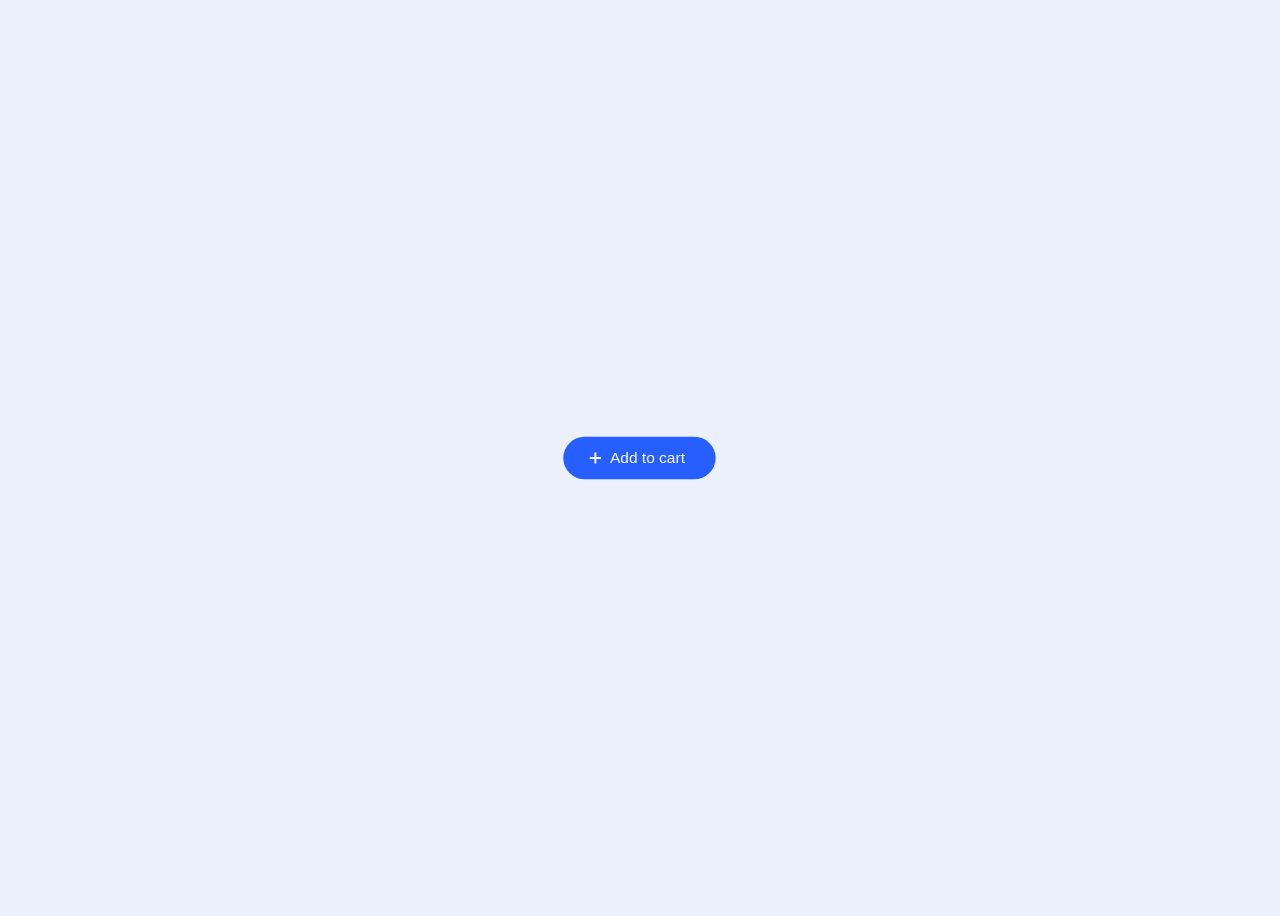
<file: Sample-boiler-plates/AddToCart/index.html>
<!DOCTYPE html>
<html lang="en">
<head>
    <meta charset="UTF-8">
    <meta name="viewport" content="width=device-width, initial-scale=1.0">
    <title>Document</title>
    <style>
        .add-to-cart {
    --color: #fff;
    --icon: var(--color);
    --cart: #fff;
    --dots: #fff;
    --background: #275EFE;
    --shadow: #{rgba(#00093D, .16)};
    cursor: pointer;
    position: relative;
    outline: none;
    border: none;
    -webkit-appearance: none;
    -webkit-tap-highlight-color: transparent;
    font-size: 16px;
    border-radius: 22px;
    padding: 12px 32px;
    font-weight: 500;
    line-height: 20px;
    transform: scale(var(--s, .97));
    box-shadow: 0 var(--s-y, 4px) var(--s-b, 12px) var(--shadow);
    color: var(--color);
    background: var(--background);
    transition: transform .3s, box-shadow .3s;
    .default {
        padding-left: 16px;
        position: relative;
        opacity: var(--o, 1);
        transform: scale(var(--s, 1));
        transition: transform .3s, opacity .3s;
        transition-delay: var(--d, .3s);
        &:before,
        &:after {
            content: '';
            width: 2px;
            height: 12px;
            left: 0;
            top: 4px;
            border-radius: 1px;
            background: var(--icon);
            position: absolute;
            transform: rotate(var(--r, 0deg));
            transition: transform .25s;
        }
        &:after {
            --r: 90deg;
        }
    }
    .success {
        opacity: var(--o, 0);
        transform: translate(-50%, var(--y, 12px));
        position: absolute;
        top: 12px;
        left: 50%;
        transition: opacity .3s, transform .3s;
        transition-delay: var(--d, 0s);
    }
    .dots {
        width: 4px;
        height: 4px;
        top: 20px;
        left: 50%;
        margin-left: -7px;
        border-radius: 2px;
        position: absolute;
        transform-origin: 10px 50%;
        background: var(--dots);
        box-shadow: 5px 0 0 var(--dots), 10px 0 0 var(--dots);
        opacity: var(--o, 0);
        transform: scale(var(--s, .4));
        transition: opacity .3s, transform .3s;
        transition-delay: var(--d, 0s);
    }
    .cart {
        position: absolute;
        left: 0;
        top: 0;
        right: 0;
        bottom: 0;
        z-index: 1;
        border-radius: inherit;
        overflow: hidden;
        -webkit-mask-image: -webkit-radial-gradient(white, black);
        &:before {
            content: '';
            position: absolute;
            width: 20px;
            height: 16px;
            background: var(--background);
            top: 17px;
            right: 100%;
            z-index: 1;
            margin-right: -20px;
            transform: translateX(-18px) rotate(-16deg);
        }
        & > div {
            top: 13px;
            right: 100%;
            transform: translateX(-18px) rotate(-16deg);
            position: absolute;
            z-index: 2;
            transform-origin: 1px 21px;
            &:before,
            &:after {
                content: '';
                position: absolute;
                top: var(--t, 4px);
                left: var(--l, 0);
                height: 2px;
                width: var(--w, 18px);
                background: var(--cart);
                border-radius: 1px;
            }
            &:after {
                --w: 16px;
                --t: 14px;
                --l: 1px;
            }
            & > div {
                width: 2px;
                height: var(--h, 15px);
                border-radius: 1px;
                transform: rotate(var(--r, -8deg));
                background: var(--cart);
                position: relative;
                &:before,
                &:after {
                    content: '';
                    position: absolute;
                    background: inherit;
                }
                &:after {
                    width: 4px;
                    height: 4px;
                    border-radius: 2px;
                    bottom: var(--b, -6px);
                    left: var(--l, 0);
                }
                &:first-child {
                    &:before {
                        border-radius: inherit;
                        top: 0;
                        right: 0;
                        height: 2px;
                        width: 6px;
                        transform-origin: 5px 1px;
                        transform: rotate(16deg);
                    }
                }
                &:last-child {
                    --h: 12px;
                    --r: 8deg;
                    position: absolute;
                    left: 16px;
                    bottom: -1px;
                    &:after {
                        --l: -2px;
                        --b: -5px;
                    }
                }
            }
        }
    }
    &.added {
        .default {
            --o: 0;
            --s: .8;
            --d: 0s;
            &:before {
                --r: -180deg;
            }
            &:after {
                --r: -90deg;
            }
        }
        .dots {
            --o: 1;
            --s: 1;
            --d: .3s;
            animation: dots 2s linear forwards;
        }
        .success {
            --o: 1;
            --y: 0;
            --d: 1.8s;
        }
        .cart {
            &:before,
            & > div {
                animation: cart 2s forwards;
            }
        }
    }
    &:not(.added) {
        &:hover {
            --s: 1;
            --s-y: 8px;
            --s-b: 20px;
        }
        &:active {
            --s: .94;
            --s-y: 2px;
            --s-b: 6px;
        }
    }
}

@keyframes cart {
    41%,
    49%,
    57%,
    60% {
        transform: translateX(72px) rotate(0deg);
    }
    40%,
    47%,
    54% {
        transform: translateX(72px) rotate(0deg) translateY(1px);
    }
    100% {
        transform: translateX(180px) rotate(-16deg);
    }
}

@keyframes dots {
    5% {
        transform: translateY(0);
    }
    25% {
        transform: translateY(-20px) rotate(-32deg);
        box-shadow: 5px 0 0 var(--dots), 10px 0 0 var(--dots);
    }
    31% {
        box-shadow: 5px -4px 0 var(--dots), 10px -8px 0 var(--dots);
    }
    32%,
    50% {
        transform: translateY(0) rotate(0deg);
        opacity: 1;
    }
    45%,
    100% {
        box-shadow: 5px 0 0 var(--dots), 10px 0 0 var(--dots);
    }
    51%,
    100% {
        opacity: 0;
    }
}

html {
    box-sizing: border-box;
    -webkit-font-smoothing: antialiased;
}

* {
    box-sizing: inherit;
    &:before,
    &:after {
        box-sizing: inherit;
    }
}

body {
    min-height: 100vh;
    display: flex;
    font-family: 'Roboto', Arial;
    justify-content: center;
    align-items: center;
    background: #ECEFFC;
    .dribbble {
        position: fixed;
        display: block;
        right: 20px;
        bottom: 20px;
        img {
            display: block;
            height: 28px;
        }
    }
    .twitter {
        position: fixed;
        display: block;
        right: 64px;
        bottom: 14px;
        svg {
            width: 32px;
            height: 32px;
            fill: #1da1f2;
        }
    }
}
    </style>
</head>
<body>
    <button class="add-to-cart">
        <div class="default">Add to cart</div>
        <div class="success">Added</div>
        <div class="cart">
            <div>
                <div></div>
                <div></div>
            </div>
        </div>
        <div class="dots"></div>
    </button>
    
    <!-- dribbble - twitter -->
   
        <script>
            document.querySelectorAll('.add-to-cart').forEach(button => {
    button.addEventListener('click', e => {
        button.classList.toggle('added');
    });
});
        </script>
</body>
</html>
</file>
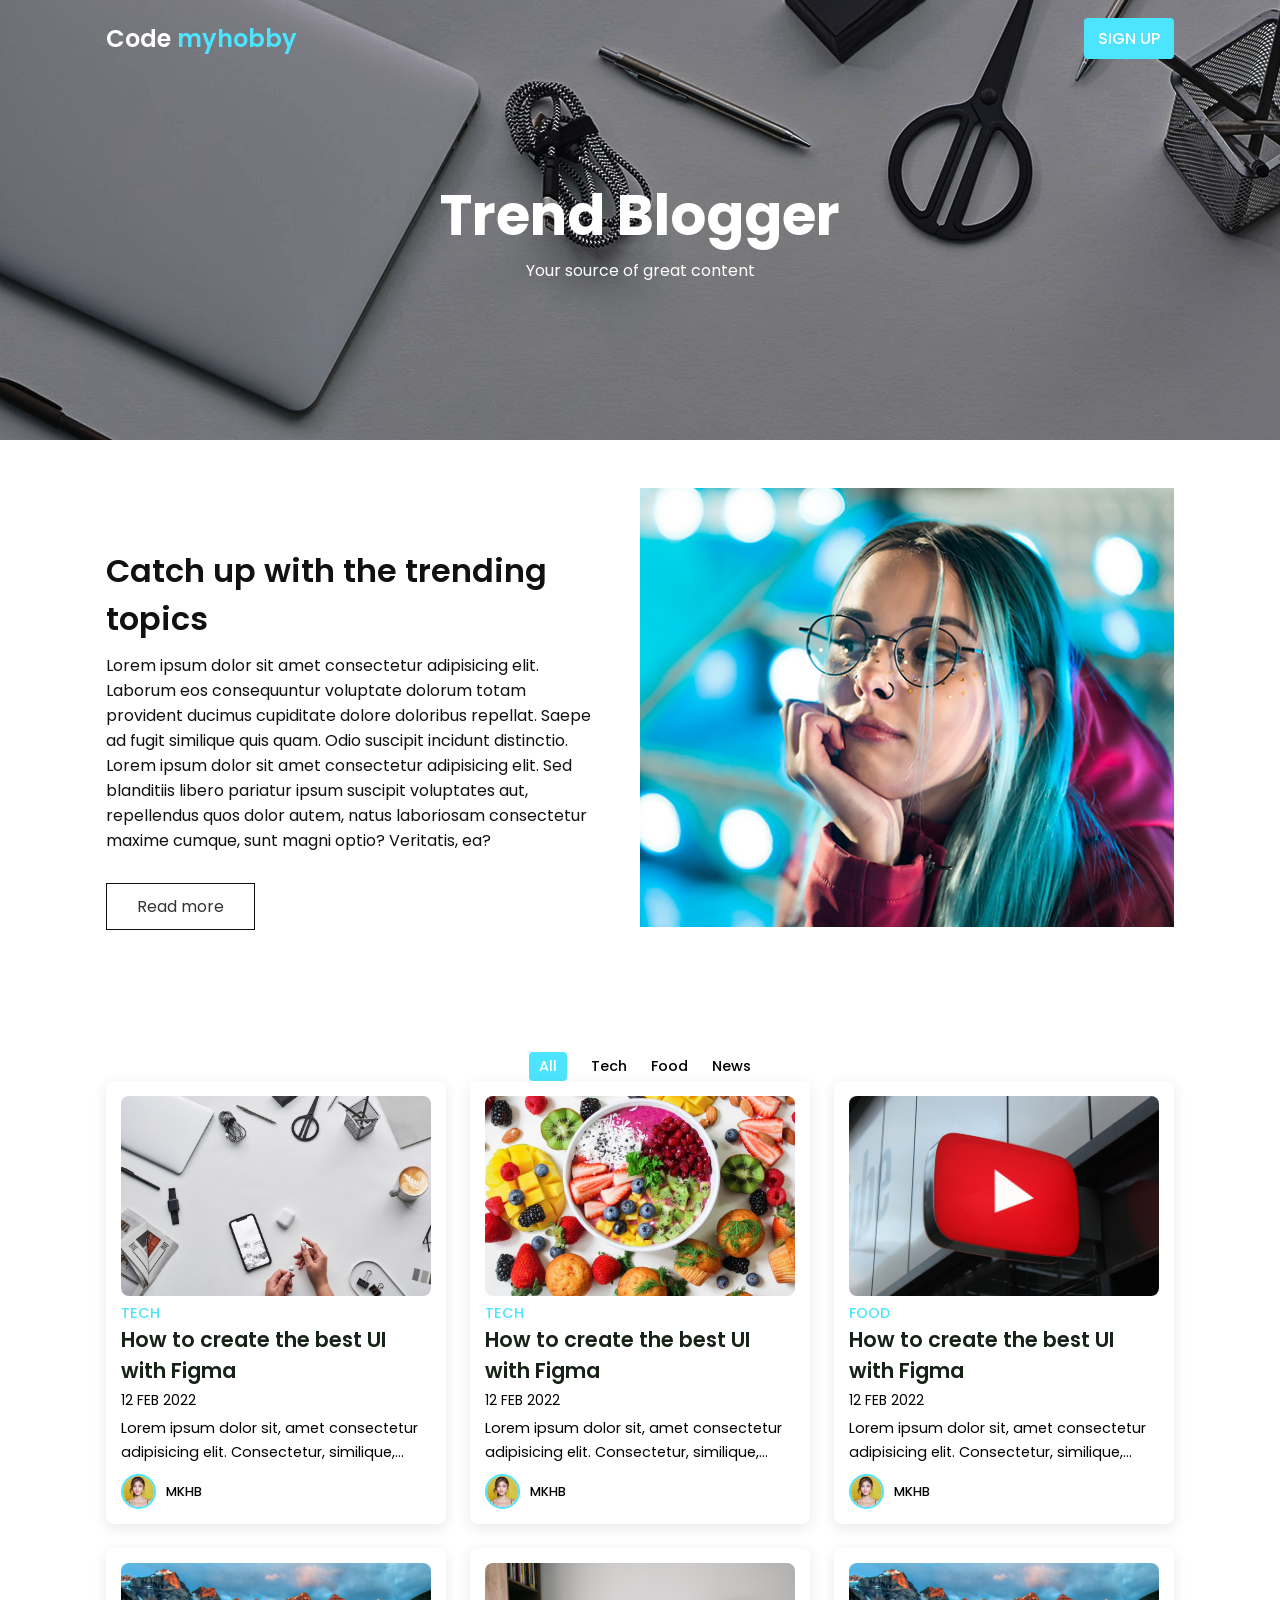
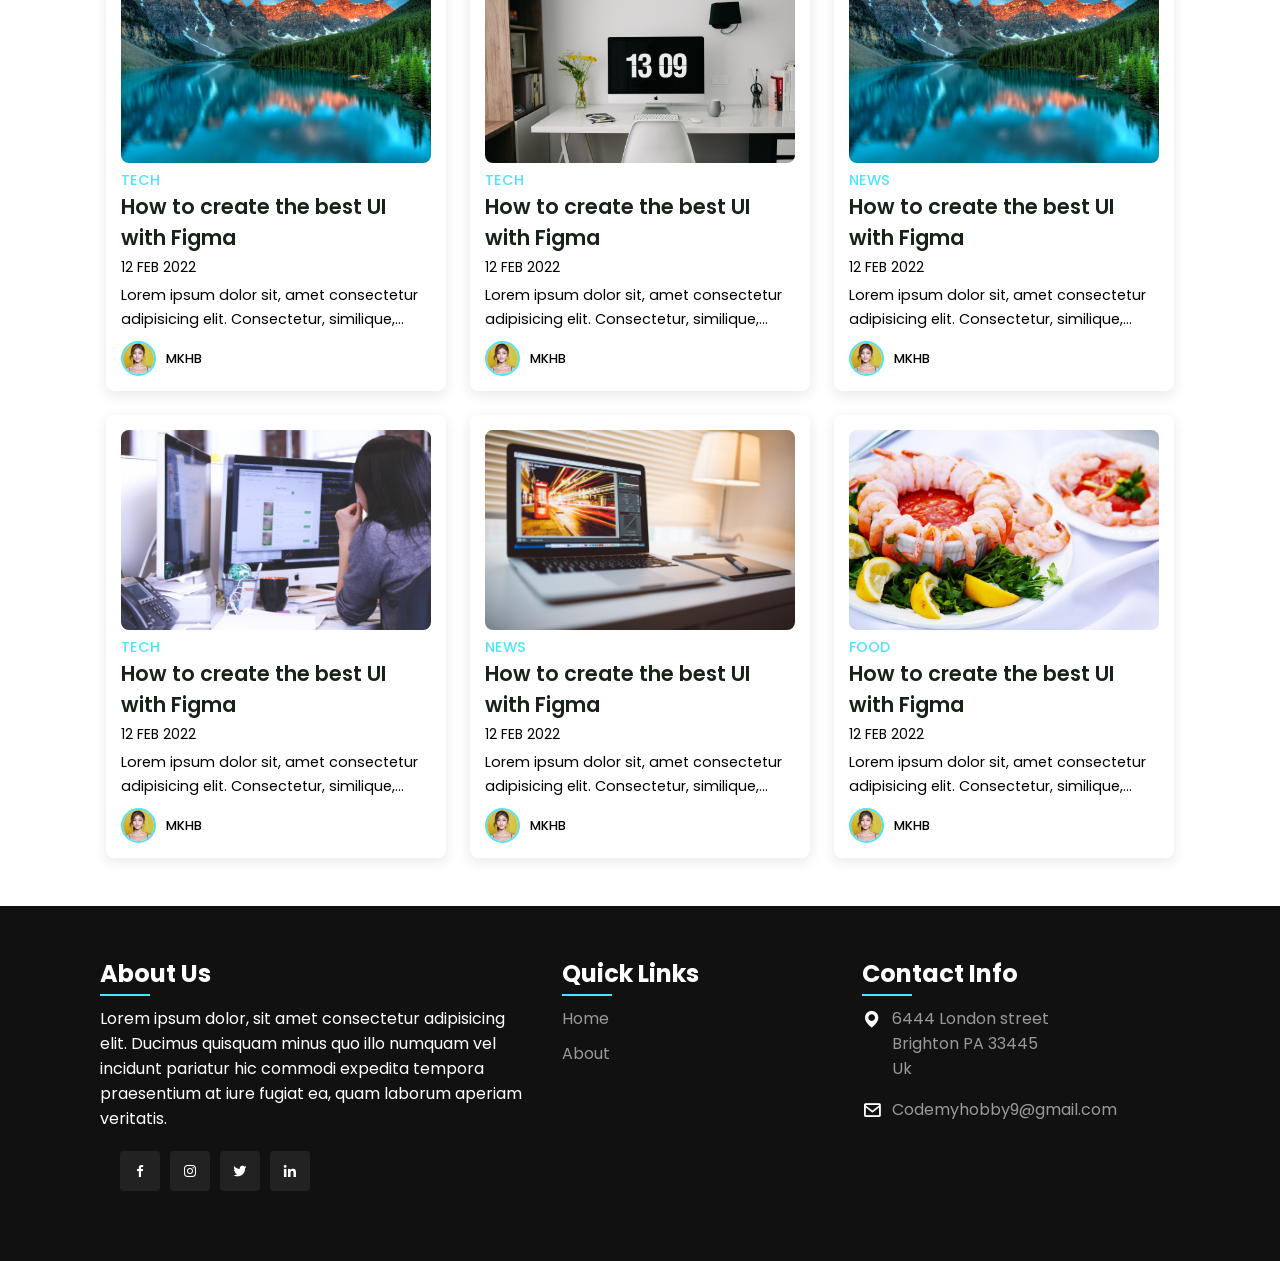
<file: Sample-boiler-plates/Blog-Tutorial-master/index.html>
<!DOCTYPE html>
<html lang="en">
<head>
    <meta charset="UTF-8">
    <meta http-equiv="X-UA-Compatible" content="IE=edge">
    <meta name="viewport" content="width=device-width, initial-scale=1.0">
    <title>Trend Blogger</title>
    <!-- Box-icon -->
    <link href='https://unpkg.com/boxicons@2.1.4/css/boxicons.min.css' rel='stylesheet'>
    <link rel="stylesheet" href="style.css">
</head>
<body>
    <header>
        <div class="nav container">
            <a href="#" class="logo">Code <span>myhobby</span></a>
            <a href="#" class="login">Sign Up</a>
        </div>
    </header>

    <section class="home" id="home">
        <div class="home-text container">
            <h2 class="home-title">Trend Blogger</h2>
            <span class="home-subtitle">Your source of great content</span>
        </div>
    </section>

    <section class="about container" id="about">
        <div class="contentBx">
            <h2 class="titleText">Catch up with the trending topics</h2>
            <p class="title-text">
                Lorem ipsum dolor sit amet consectetur adipisicing elit. Laborum eos consequuntur voluptate dolorum totam provident ducimus cupiditate dolore doloribus repellat. Saepe ad fugit similique quis quam. Odio suscipit incidunt distinctio.
                <br>Lorem ipsum dolor sit amet consectetur adipisicing elit. Sed blanditiis libero pariatur ipsum suscipit voluptates aut, repellendus quos dolor autem, natus laboriosam consectetur maxime cumque, sunt magni optio? Veritatis, ea?
            </p>
            <a href="#" class="btn2">Read more</a>
        </div>
        <div class="imgBx">
            <img src="images/about.png" alt="" class="fitBg">
        </div>
    </section>

    <div class="post-filter container">
        <span class="filter-item active-filter" data-filter="all">All</span>
        <span class="filter-item" data-filter="tech">Tech</span>
        <span class="filter-item" data-filter="food">Food</span>
        <span class="filter-item" data-filter="news">News</span>
    </div>
    
    <div class="post container">
        <!-- Post 1 -->
        <div class="post-box tech">
            <img src="images/img1.jpg" alt="" class="post-img">
            <h2 class="category">Tech</h2>
            <a href="#" class="post-title">How to create the best UI with Figma</a>
            <span class="post-date">12 Feb 2022</span>
            <p class="post-description">Lorem ipsum dolor sit, amet consectetur adipisicing elit. Consectetur, similique, rerum excepturi harum, vitae facilis corrupti vel modi debitis est perferendis aut quasi ea unde repudiandae iste architecto. Corporis, voluptates.</p>
            <div class="profile">
                <img src="images/testi1.jpg" alt="" class="profile-img">
                <span class="profile-name">MKHB</span>
            </div>
        </div>
        <!-- Post 2 -->
        <div class="post-box food">
            <img src="images/img2.jpg" alt="" class="post-img">
            <h2 class="category">Tech</h2>
            <a href="#" class="post-title">How to create the best UI with Figma</a>
            <span class="post-date">12 Feb 2022</span>
            <p class="post-description">Lorem ipsum dolor sit, amet consectetur adipisicing elit. Consectetur, similique, rerum excepturi harum, vitae facilis corrupti vel modi debitis est perferendis aut quasi ea unde repudiandae iste architecto. Corporis, voluptates.</p>
            <div class="profile">
                <img src="images/testi1.jpg" alt="" class="profile-img">
                <span class="profile-name">MKHB</span>
            </div>
        </div>
        <!-- Post 3 -->
        <div class="post-box food">
            <img src="images/img3.jpg" alt="" class="post-img">
            <h2 class="category">Food</h2>
            <a href="#" class="post-title">How to create the best UI with Figma</a>
            <span class="post-date">12 Feb 2022</span>
            <p class="post-description">Lorem ipsum dolor sit, amet consectetur adipisicing elit. Consectetur, similique, rerum excepturi harum, vitae facilis corrupti vel modi debitis est perferendis aut quasi ea unde repudiandae iste architecto. Corporis, voluptates.</p>
            <div class="profile">
                <img src="images/testi1.jpg" alt="" class="profile-img">
                <span class="profile-name">MKHB</span>
            </div>
        </div>
        <!-- Post 4 -->
        <div class="post-box news">
            <img src="images/img4.jpg" alt="" class="post-img">
            <h2 class="category">Tech</h2>
            <a href="#" class="post-title">How to create the best UI with Figma</a>
            <span class="post-date">12 Feb 2022</span>
            <p class="post-description">Lorem ipsum dolor sit, amet consectetur adipisicing elit. Consectetur, similique, rerum excepturi harum, vitae facilis corrupti vel modi debitis est perferendis aut quasi ea unde repudiandae iste architecto. Corporis, voluptates.</p>
            <div class="profile">
                <img src="images/testi1.jpg" alt="" class="profile-img">
                <span class="profile-name">MKHB</span>
            </div>
        </div>
        <!-- Post 5 -->
        <div class="post-box tech">
            <img src="images/img5.jpg" alt="" class="post-img">
            <h2 class="category">Tech</h2>
            <a href="#" class="post-title">How to create the best UI with Figma</a>
            <span class="post-date">12 Feb 2022</span>
            <p class="post-description">Lorem ipsum dolor sit, amet consectetur adipisicing elit. Consectetur, similique, rerum excepturi harum, vitae facilis corrupti vel modi debitis est perferendis aut quasi ea unde repudiandae iste architecto. Corporis, voluptates.</p>
            <div class="profile">
                <img src="images/testi1.jpg" alt="" class="profile-img">
                <span class="profile-name">MKHB</span>
            </div>
        </div>
        <!-- Post 6 -->
        <div class="post-box news">
            <img src="images/img4.jpg" alt="" class="post-img">
            <h2 class="category">News</h2>
            <a href="#" class="post-title">How to create the best UI with Figma</a>
            <span class="post-date">12 Feb 2022</span>
            <p class="post-description">Lorem ipsum dolor sit, amet consectetur adipisicing elit. Consectetur, similique, rerum excepturi harum, vitae facilis corrupti vel modi debitis est perferendis aut quasi ea unde repudiandae iste architecto. Corporis, voluptates.</p>
            <div class="profile">
                <img src="images/testi1.jpg" alt="" class="profile-img">
                <span class="profile-name">MKHB</span>
            </div>
        </div>
        <!-- Post 7 -->
        <div class="post-box tech">
            <img src="images/img7.jpg" alt="" class="post-img">
            <h2 class="category">Tech</h2>
            <a href="#" class="post-title">How to create the best UI with Figma</a>
            <span class="post-date">12 Feb 2022</span>
            <p class="post-description">Lorem ipsum dolor sit, amet consectetur adipisicing elit. Consectetur, similique, rerum excepturi harum, vitae facilis corrupti vel modi debitis est perferendis aut quasi ea unde repudiandae iste architecto. Corporis, voluptates.</p>
            <div class="profile">
                <img src="images/testi1.jpg" alt="" class="profile-img">
                <span class="profile-name">MKHB</span>
            </div>
        </div>
        <!-- Post 1 -->
        <div class="post-box news">
            <img src="images/img8.jpg" alt="" class="post-img">
            <h2 class="category">News</h2>
            <a href="#" class="post-title">How to create the best UI with Figma</a>
            <span class="post-date">12 Feb 2022</span>
            <p class="post-description">Lorem ipsum dolor sit, amet consectetur adipisicing elit. Consectetur, similique, rerum excepturi harum, vitae facilis corrupti vel modi debitis est perferendis aut quasi ea unde repudiandae iste architecto. Corporis, voluptates.</p>
            <div class="profile">
                <img src="images/testi1.jpg" alt="" class="profile-img">
                <span class="profile-name">MKHB</span>
            </div>
        </div>
        <!-- Post 9 -->
        <div class="post-box food">
            <img src="images/img10.jpg" alt="" class="post-img">
            <h2 class="category">Food</h2>
            <a href="#" class="post-title">How to create the best UI with Figma</a>
            <span class="post-date">12 Feb 2022</span>
            <p class="post-description">Lorem ipsum dolor sit, amet consectetur adipisicing elit. Consectetur, similique, rerum excepturi harum, vitae facilis corrupti vel modi debitis est perferendis aut quasi ea unde repudiandae iste architecto. Corporis, voluptates.</p>
            <div class="profile">
                <img src="images/testi1.jpg" alt="" class="profile-img">
                <span class="profile-name">MKHB</span>
            </div>
        </div>
    </div>

    <footer>
        <div class="footer-container">
            <div class="sec aboutus">
                <h2>About Us</h2>
                <p>Lorem ipsum dolor, sit amet consectetur adipisicing elit. Ducimus quisquam minus quo illo numquam vel incidunt pariatur hic commodi expedita tempora praesentium at iure fugiat ea, quam laborum aperiam veritatis.</p>
                <ul class="sci">
                    <li><a href="#"><i class="bx bxl-facebook"></i></a></li>
                    <li><a href="#"><i class="bx bxl-instagram"></i></a></li>
                    <li><a href="#"><i class="bx bxl-twitter"></i></a></li>
                    <li><a href="#"><i class="bx bxl-linkedin"></i></a></li>
                </ul>
            </div>
            <div class="sec quicklinks">
                <h2>Quick Links</h2>
                <ul>
                    <li><a href="#">Home</a></li>
                    <li><a href="#">About</a></li>
                </ul>
            </div>
            <div class="sec contactBx">
                <h2>Contact Info</h2>
                <ul class="info">
                    <li>
                        <span><i class='bx bxs-map'></i></span>
                        <span>6444 London street <br> Brighton PA 33445 <br> Uk</span>
                    </li>
                    <li>
                        <span><i class='bx bx-envelope' ></i></span>
                        <p><a href="mailto:codemyhobby9@gmail.com">Codemyhobby9@gmail.com</a></p>
                    </li>
                </ul>
            </div>
        </div>
    </footer>

    <script src="https://cdnjs.cloudflare.com/ajax/libs/jquery/3.6.1/jquery.min.js" integrity="sha512-aVKKRRi/Q/YV+4mjoKBsE4x3H+BkegoM/em46NNlCqNTmUYADjBbeNefNxYV7giUp0VxICtqdrbqU7iVaeZNXA==" crossorigin="anonymous" referrerpolicy="no-referrer"></script>
    <script src="main.js"></script>
</body>
</html>
</file>
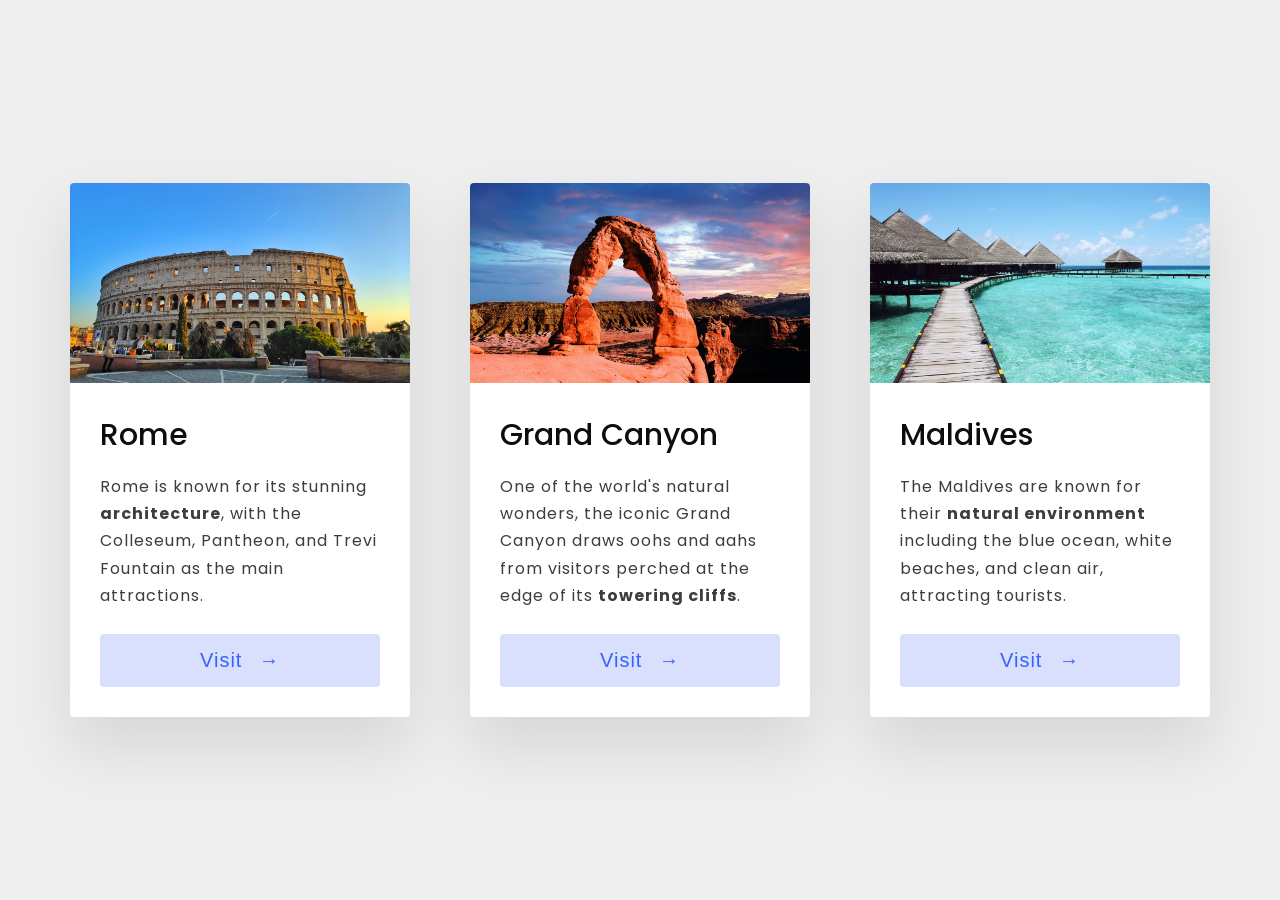
<file: Sample-boiler-plates/cards/index.html>
<!DOCTYPE html>
<html lang="en">
  <head>
    <meta charset="UTF-8" />
    <meta name="viewport" content="width=device-width, initial-scale=1.0" />
    <title>webIQ</title>

    <link rel="stylesheet" href="style.css" />
  </head>

  <body>
    <div class="grid">
      <div class="grid-item">
        <div class="card">
          <img class="card-img" src="./img/rome.jpg" alt="Rome" />
          <div class="card-content">
            <h1 class="card-header">Rome</h1>
            <p class="card-text">
              Rome is known for its stunning <strong> architecture</strong>,
              with the Colleseum, Pantheon, and Trevi Fountain as the main
              attractions.
            </p>
            <button class="card-btn">Visit <span>&rarr;</span></button>
          </div>
        </div>
      </div>
      <div class="grid-item">
        <div class="card">
          <img
            class="card-img"
            src="./img/grand-canyon.jpg"
            alt="Grand Canyon"
          />
          <div class="card-content">
            <h1 class="card-header">Grand Canyon</h1>
            <p class="card-text">
              One of the world's natural wonders, the iconic Grand Canyon draws
              oohs and aahs from visitors perched at the edge of its
              <strong>towering cliffs</strong>.
            </p>
            <button class="card-btn">Visit <span>&rarr;</span></button>
          </div>
        </div>
      </div>
      <div class="grid-item">
        <div class="card">
          <img class="card-img" src="./img/maldives.jpg" alt="Maldives" />
          <div class="card-content">
            <h1 class="card-header">Maldives</h1>
            <p class="card-text">
              The Maldives are known for their
              <strong>natural environment</strong> including the blue ocean,
              white beaches, and clean air, attracting tourists.
            </p>
            <button class="card-btn">Visit <span>&rarr;</span></button>
          </div>
        </div>
      </div>
    </div>
  </body>
</html>
</file>
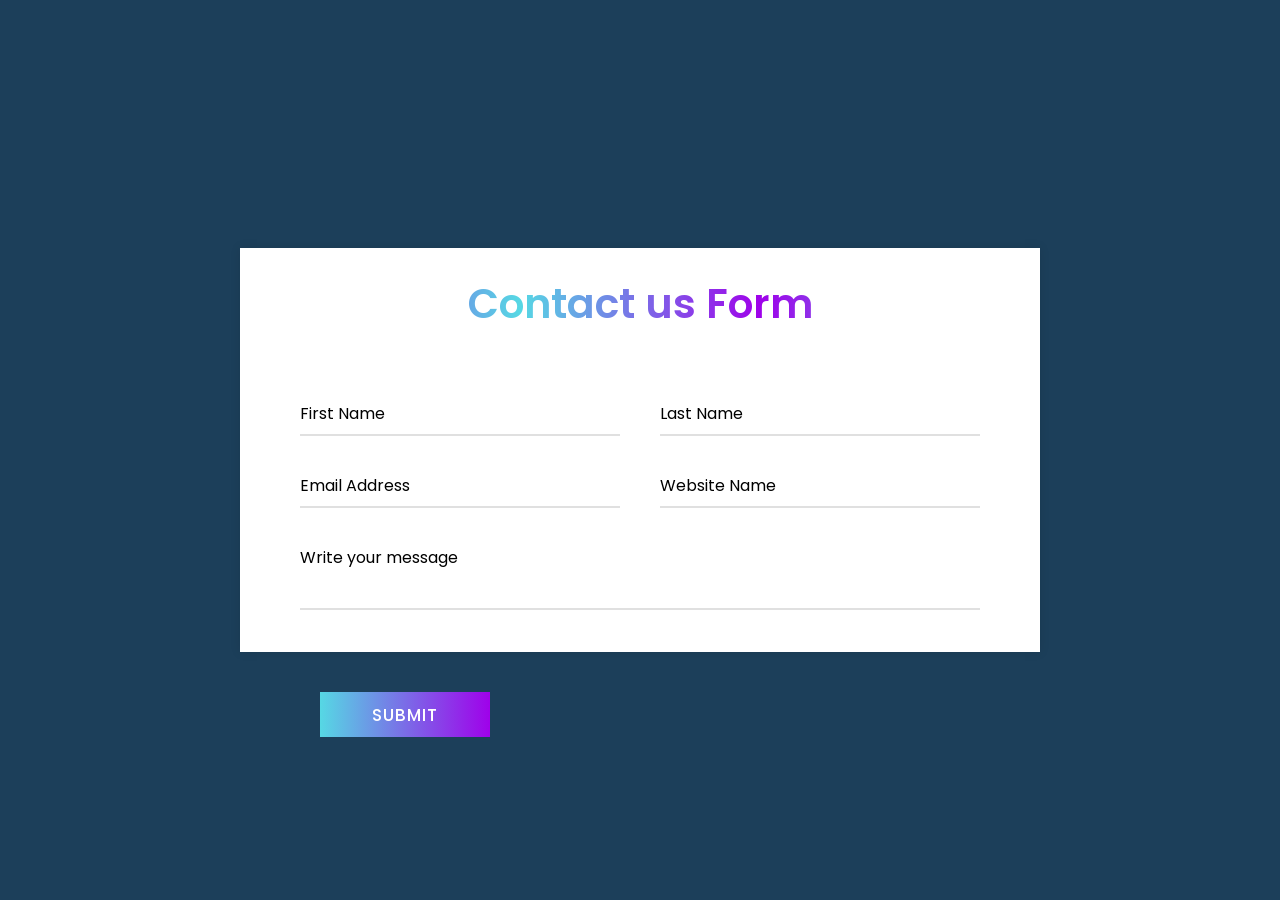
<file: Sample-boiler-plates/contact-us-form/index.html>
<!DOCTYPE html>
<html lang="en">
<head>
   <meta charset="UTF-8">
   <meta name="viewport" content="width=device-width, initial-scale=1.0">
   <title>Contact Us Form</title>
   <link rel="stylesheet" href="style.css">
</head>
<body>

<div class="container">
      <div class="text">
         Contact us Form
      </div>
      <form action="#">
         <div class="form-row">
            <div class="input-data">
               <input type="text" required>
               <div class="underline"></div>
               <label for="">First Name</label>
            </div>
            <div class="input-data">
               <input type="text" required>
               <div class="underline"></div>
               <label for="">Last Name</label>
            </div>
         </div>
         <div class="form-row">
            <div class="input-data">
               <input type="text" required>
               <div class="underline"></div>
               <label for="">Email Address</label>
            </div>
            <div class="input-data">
               <input type="text" required>
               <div class="underline"></div>
               <label for="">Website Name</label>
            </div>
         </div>
         <div class="form-row">
         <div class="input-data textarea">
            <textarea rows="8" cols="80" required></textarea>
            <br />
            <div class="underline"></div>
            <label for="">Write your message</label>
            <br />
            <div class="form-row submit-btn">
               <div class="input-data">
                  <div class="inner"></div>
                  <input type="submit" value="submit">
               </div>
            </div>
      </form>
      </div>



   
   </body>
   </html>
</file>
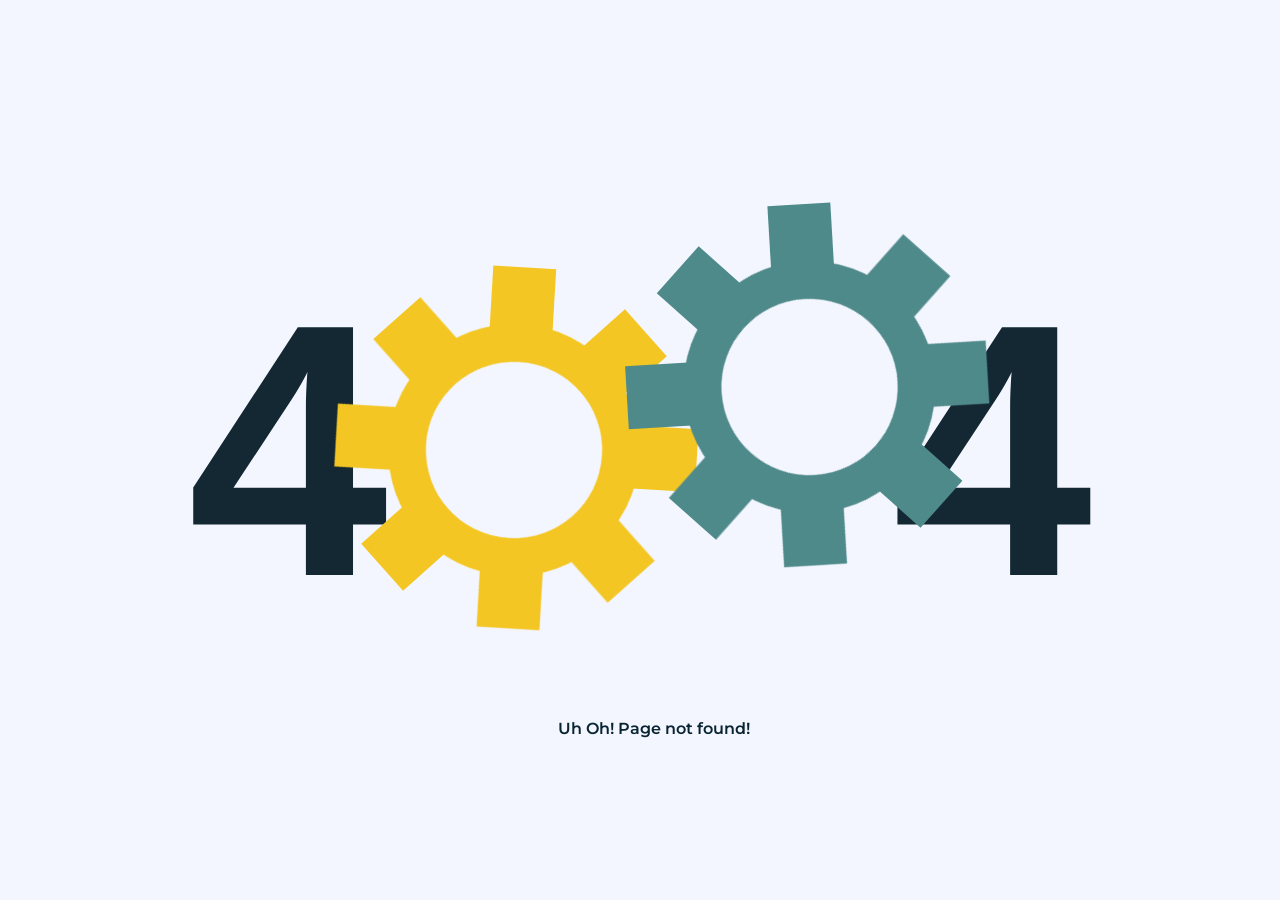
<file: Sample-boiler-plates/Error Page/index.html>
<!DOCTYPE html>
<html lang="en" >
<head>
  <meta charset="UTF-8">
  <title>CodePen - 404 Error Cogwheels(GSAP)</title>
  <link rel="stylesheet" href="./style.css">

</head>
<body>
<!-- partial:index.partial.html -->
<div class="container">
  <h1 class="first-four">4</h1>
  <div class="cog-wheel1">
      <div class="cog1">
        <div class="top"></div>
        <div class="down"></div>
        <div class="left-top"></div>
        <div class="left-down"></div>
        <div class="right-top"></div>
        <div class="right-down"></div>
        <div class="left"></div>
        <div class="right"></div>
    </div>
  </div>
  
  <div class="cog-wheel2"> 
    <div class="cog2">
        <div class="top"></div>
        <div class="down"></div>
        <div class="left-top"></div>
        <div class="left-down"></div>
        <div class="right-top"></div>
        <div class="right-down"></div>
        <div class="left"></div>
        <div class="right"></div>
    </div>
  </div>
 <h1 class="second-four">4</h1>
  <p class="wrong-para">Uh Oh! Page not found!</p>
</div>
<!-- partial -->
  <script src='https://cdnjs.cloudflare.com/ajax/libs/gsap/3.3.1/gsap.min.js'></script><script  src="./script.js"></script>

</body>
</html>
</file>
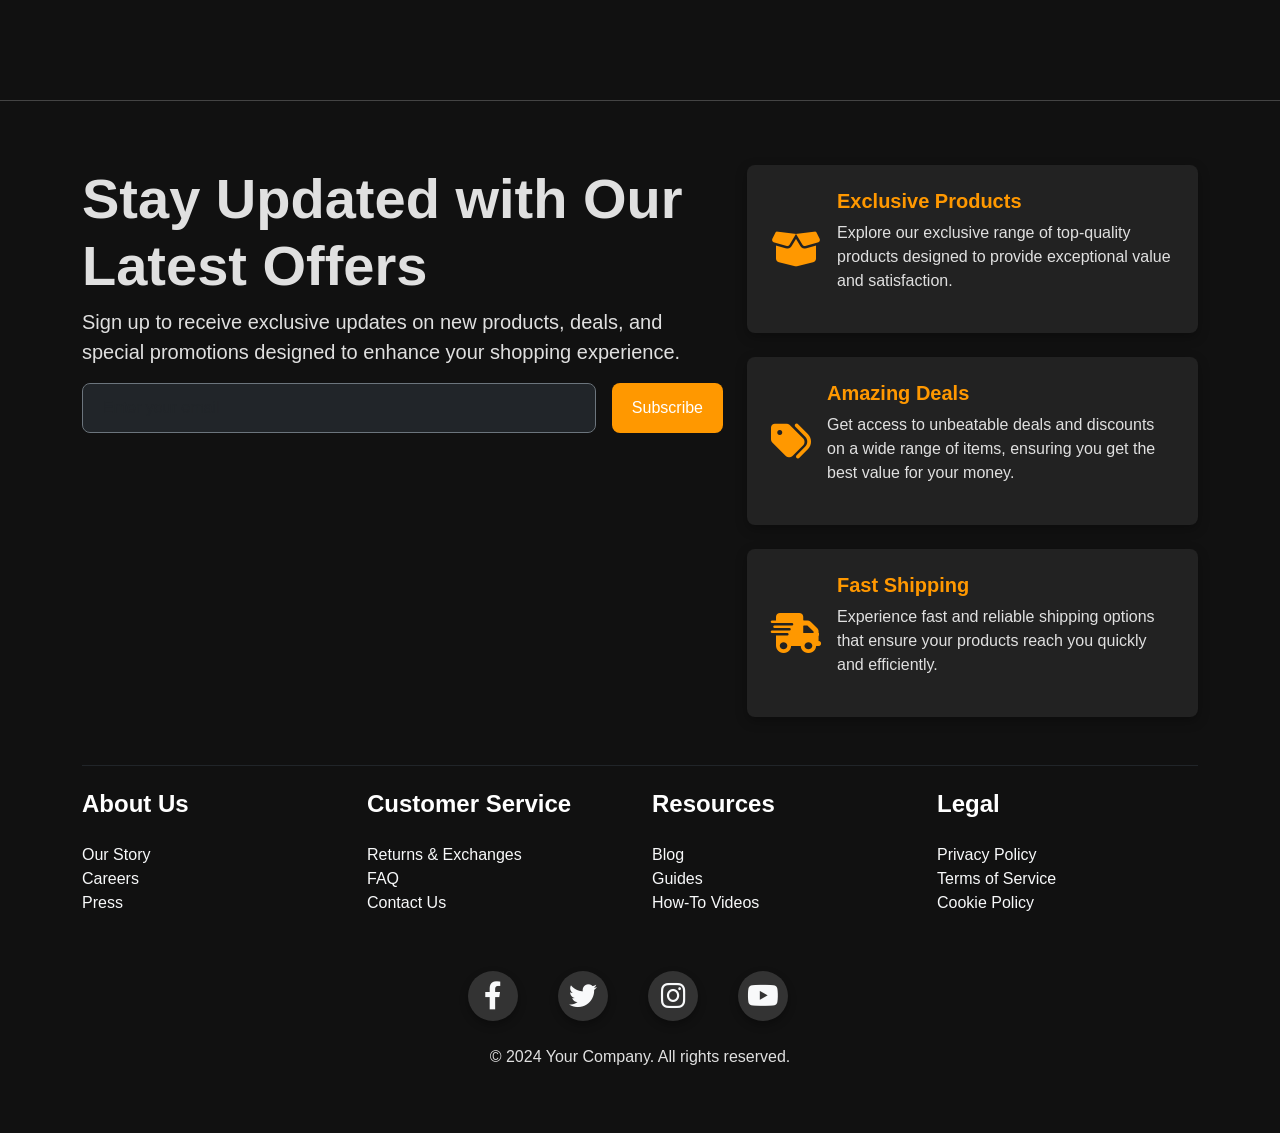
<file: Sample-boiler-plates/footer/index.html>
<!DOCTYPE html>
<html lang="en">

<head>
    <meta charset="UTF-8">
    <meta name="viewport" content="width=device-width, initial-scale=1.0">
    <title>Footer</title>
    <link href="https://cdn.jsdelivr.net/npm/bootstrap@5.3.0/dist/css/bootstrap.min.css" rel="stylesheet">
    <link href="https://cdnjs.cloudflare.com/ajax/libs/font-awesome/6.0.0-beta3/css/all.min.css" rel="stylesheet">
    <style>
        body {
            display: flex;
            flex-direction: column;
            min-height: 100vh;
            margin: 0;
            font-family: 'Arial', sans-serif;
            background-color: #1c1c1c;
            color: #e0e0e0;
        }

        .main-content {
            flex: 1;
            width: 100%;
            height: 100px;
        }

        .bg-gradient-top {
            position: fixed;
            top: 0;
            left: 0;
            width: 100%;
            height: 50vh;
            background: linear-gradient(to top right, #000000, #434343);
            opacity: 0.3;
            z-index: -1;
        }

        .footer-spacer {
            height: 100px;
            background-color: #111111;
        }


        .footer {
            background-color: #111111;
            color: #e0e0e0;
            padding: 4rem 0;
            border-top: 1px solid #444444;
        }

        .footer h4 {
            font-size: 1.5rem;
            margin-bottom: 1.5rem;
            color: #ffffff;
        }



        .footer h5 {
            font-size: 1.25rem;
            margin-bottom: 0.5rem;
            color: #ff9800;
        }

        .footer a {
            color: #e0e0e0;
            text-decoration: none;
            transition: color 0.3s;
        }



        .footer a:hover {
            color: #ff9800;
            text-decoration: underline;
        }

        .footer-icon {
            font-size: 2.5rem;
            color: #ff9800;
            margin-right: 1rem;
            transition: color 0.3s;
        }

        .footer-icon:hover {
            color: #ffffff;
        }

        .footer .social-icons a {
            font-size: 1.75rem;
            color: #e0e0e0;
            margin-right: 1.5rem;
            transition: color 0.3s;
        }

        .footer .social-icons a:hover {
            color: #ff9800;
        }

        .footer .newsletter input,
        .footer .newsletter button {
            border-radius: 0.5rem;
        }

        .footer .newsletter input {
            border: 1px solid #444444;
            padding: 0.75rem 1.25rem;
            background-color: #333333;
            color: #ffffff;
        }


        .footer .newsletter button {
            border: none;
            background-color: #ff9800;
            color: #ffffff;
            padding: 0.75rem 1.25rem;
            transition: background-color 0.3s;
        }

        .footer .newsletter button:hover {
            background-color: #e68900;
        }


        .footer-card {
            background: #222222;
            border-radius: 0.5rem;
            box-shadow: 0 4px 12px rgba(0, 0, 0, 0.3);
            padding: 1.5rem;
            transition: transform 0.3s, box-shadow 0.3s;
        }

        .footer-card:hover {
            transform: translateY(-5px);
            box-shadow: 0 6px 20px rgba(0, 0, 0, 0.4);
        }



        .footer-card .card-icon {
            font-size: 2.5rem;
            color: #ff9800;
            margin-bottom: 1rem;
        }



        .social-icons {
            display: flex;
            justify-content: center;
            gap: 1rem;
        }

        .social-icons a {
            display: flex;
            align-items: center;
            justify-content: center;
            width: 50px;
            height: 50px;
            background-color: #333;
            border-radius: 50%;
            color: #fff;
            font-size: 1.5rem;
            transition: all 0.3s ease;
            box-shadow: 0 4px 8px rgba(0, 0, 0, 0.3);
            text-decoration: none;
        }

        .social-icons a:hover {
            background-color: #ff9800;
            color: #fff;
            transform: scale(1.1);
            box-shadow: 0 6px 12px rgba(0, 0, 0, 0.4);
        }

        .social-icons a i {
            transition: color 0.3s ease;
        }

        .social-icons a:hover i {
            color: #fff;
        }

        @media (max-width: 576px) {
            .social-icons a {
                width: 40px;
                height: 40px;
                font-size: 1.2rem;
            }
        }

        
        /* -- External Social Link CSS Styles -- */

        #source-link {
            top: 120px;
        }

        #source-link>i {
            color: rgb(94, 106, 210);
        }

        #yt-link {
            top: 65px;
        }

        #yt-link>i {
            color: rgb(219, 31, 106);

        }

        #Fund-link {
            top: 10px;
        }

        #Fund-link>i {
            color: rgb(255, 251, 0);

        }

        .meta-link {
            align-items: center;
            backdrop-filter: blur(3px);
            background-color: rgba(255, 255, 255, 0.05);
            border: 1px solid rgba(255, 255, 255, 0.1);
            border-radius: 6px;
            box-shadow: 2px 2px 2px rgba(0, 0, 0, 0.1);
            cursor: pointer;
            display: inline-flex;
            gap: 5px;
            left: 10px;
            padding: 10px 20px;
            position: fixed;
            text-decoration: none;
            transition: background-color 600ms, border-color 600ms;
            z-index: 10000;
        }

        .meta-link:hover {
            background-color: rgba(255, 255, 255, 0.1);
            border: 1px solid rgba(255, 255, 255, 0.2);
        }

        .meta-link>i,
        .meta-link>span {
            height: 20px;
            line-height: 20px;
        }

        .meta-link>span {
            color: white;
            font-family: "Rubik", sans-serif;
            transition: color 600ms;
        }

    </style>
</head>

<body class="bg-dark text-light">
    <div class="bg-gradient-top"></div>

    <div class="main-content">
    </div>

    <div class="footer-spacer"></div>

    <footer class="footer">
        <div class="container">
            <div class="row mb-5">
                <div class="col-lg-7 mb-4 mb-lg-0">
                    <h2 class="display-4 fw-bold">Stay Updated with Our Latest Offers</h2>
                    <p class="lead">Sign up to receive exclusive updates on new products, deals, and special promotions
                        designed to enhance your shopping experience.</p>
                    <div class="d-flex flex-column flex-md-row gap-3 newsletter">
                        <input id="email-address" name="email" type="email" required placeholder="Enter your email"
                            autocomplete="email" class="form-control border-secondary bg-dark text-light" />
                        <button type="submit" class="btn btn-warning mt-2 mt-md-0">Subscribe</button>
                    </div>
                </div>
                <div class="col-md-5">
                    <div class="d-flex flex-column gap-4">
                        <div class="footer-card d-flex align-items-center">
                            <i class="fas fa-box-open footer-icon"></i>
                            <div>
                                <h5 class="fw-bold">Exclusive Products</h5>
                                <p>Explore our exclusive range of top-quality products designed to provide exceptional
                                    value and satisfaction.</p>
                            </div>
                        </div>
                        <div class="footer-card d-flex align-items-center">
                            <i class="fas fa-tags footer-icon"></i>
                            <div>
                                <h5 class="fw-bold">Amazing Deals</h5>
                                <p>Get access to unbeatable deals and discounts on a wide range of items, ensuring you
                                    get the best value for your money.</p>
                            </div>
                        </div>
                        <div class="footer-card d-flex align-items-center">
                            <i class="fas fa-shipping-fast footer-icon"></i>
                            <div>
                                <h5 class="fw-bold">Fast Shipping</h5>
                                <p>Experience fast and reliable shipping options that ensure your products reach you
                                    quickly and efficiently.</p>
                            </div>
                        </div>
                    </div>
                </div>
            </div>
            <div class="border-top border-dark pt-4">
                <div class="row">


                    <div class="col-md-3 mb-3">
                        <h4 class="fw-bold">About Us</h4>
                        <ul class="list-unstyled">
                            <li><a href="#" class="text-light 
                                text-decoration-none">Our Story</a></li>
                            <li><a href="#" class="text-light 
                                text-decoration-none">Careers</a></li>
                            <li><a href="#" class="text-light 
                                text-decoration-none">Press</a></li>
                        </ul>
                    </div>


                    <div class="col-md-3 mb-3">
                        <h4 class="fw-bold">Customer Service</h4>
                        <ul class="list-unstyled">
                            <li><a href="#" class="text-light 
                                text-decoration-none">Returns & Exchanges</a></li>
                            <li><a href="#" class="text-light 
                                text-decoration-none">FAQ</a></li>
                            <li><a href="#" class="text-light 
                                text-decoration-none">Contact Us</a></li>
                        </ul>
                    </div>


                    <div class="col-md-3 mb-3">
                        <h4 class="fw-bold">Resources</h4>
                        <ul class="list-unstyled">
                            <li><a href="#" class="text-light 
                                text-decoration-none">Blog</a></li>
                            <li><a href="#" class="text-light 
                                text-decoration-none">Guides</a></li>
                            <li><a href="#" class="text-light 
                                text-decoration-none">How-To Videos</a></li>
                        </ul>
                    </div>


                    <div class="col-md-3 mb-3">
                        <h4 class="fw-bold">Legal</h4>
                        <ul class="list-unstyled">
                            <li><a href="#" class="text-light 
                                text-decoration-none">Privacy Policy</a></li>
                            <li><a href="#" class="text-light 
                                text-decoration-none">Terms of Service</a></li>
                            <li><a href="#" class="text-light 
                                text-decoration-none">Cookie Policy</a></li>
                        </ul>
                    </div>


                </div>
            </div>
            <div class="text-center mt-4">
                <div class="social-icons mb-4">
                    <a href="#" class="text-light"><i class="fab fa-facebook-f"></i></a>
                    <a href="#" class="text-light"><i class="fab fa-twitter"></i></a>
                    <a href="#" class="text-light"><i class="fab fa-instagram"></i></a>
                    <a href="#" class="text-light"><i class="fab fa-youtube"></i></a>
                </div>

                <p class="mb-0">&copy; 2024 Your Company.
                    All rights reserved.</p>


            </div>
        </div>
    </footer>

        
    <!--Social Liks codings below-->
    
</body>

</html>
</file>
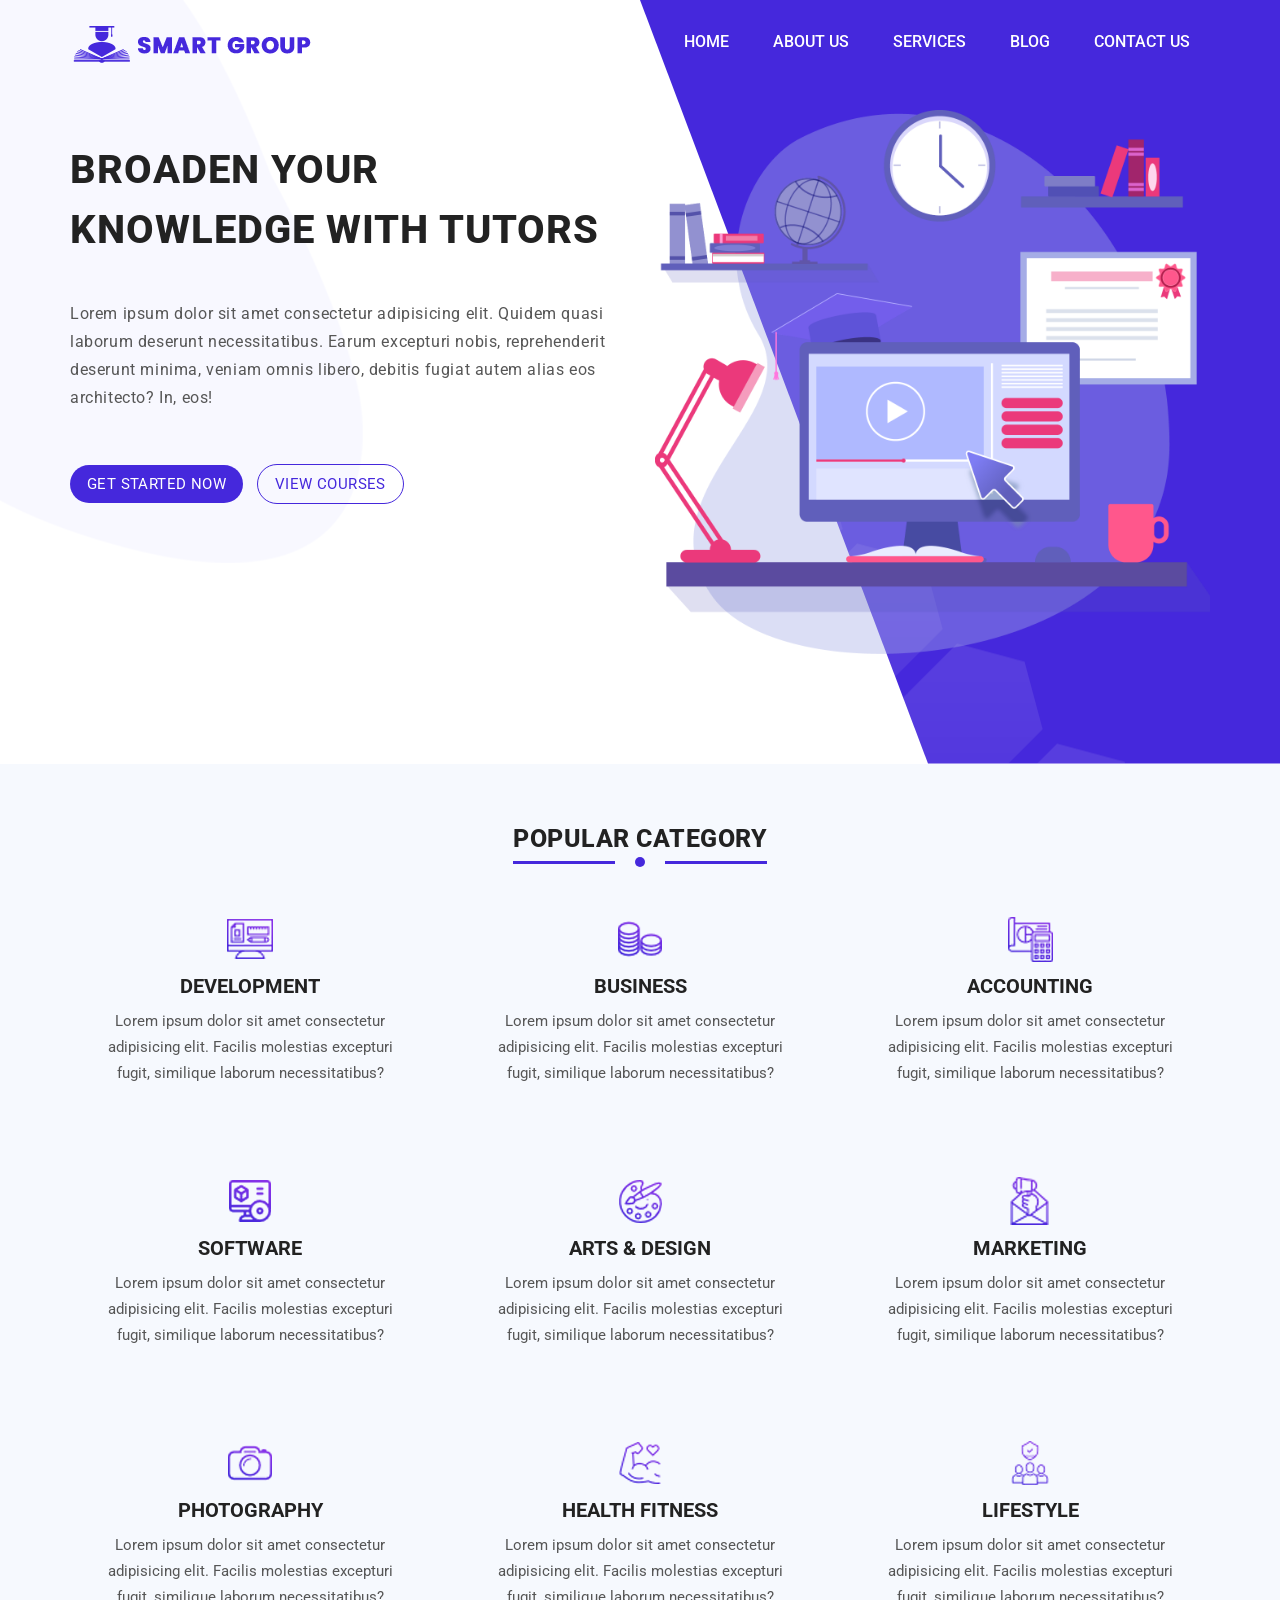
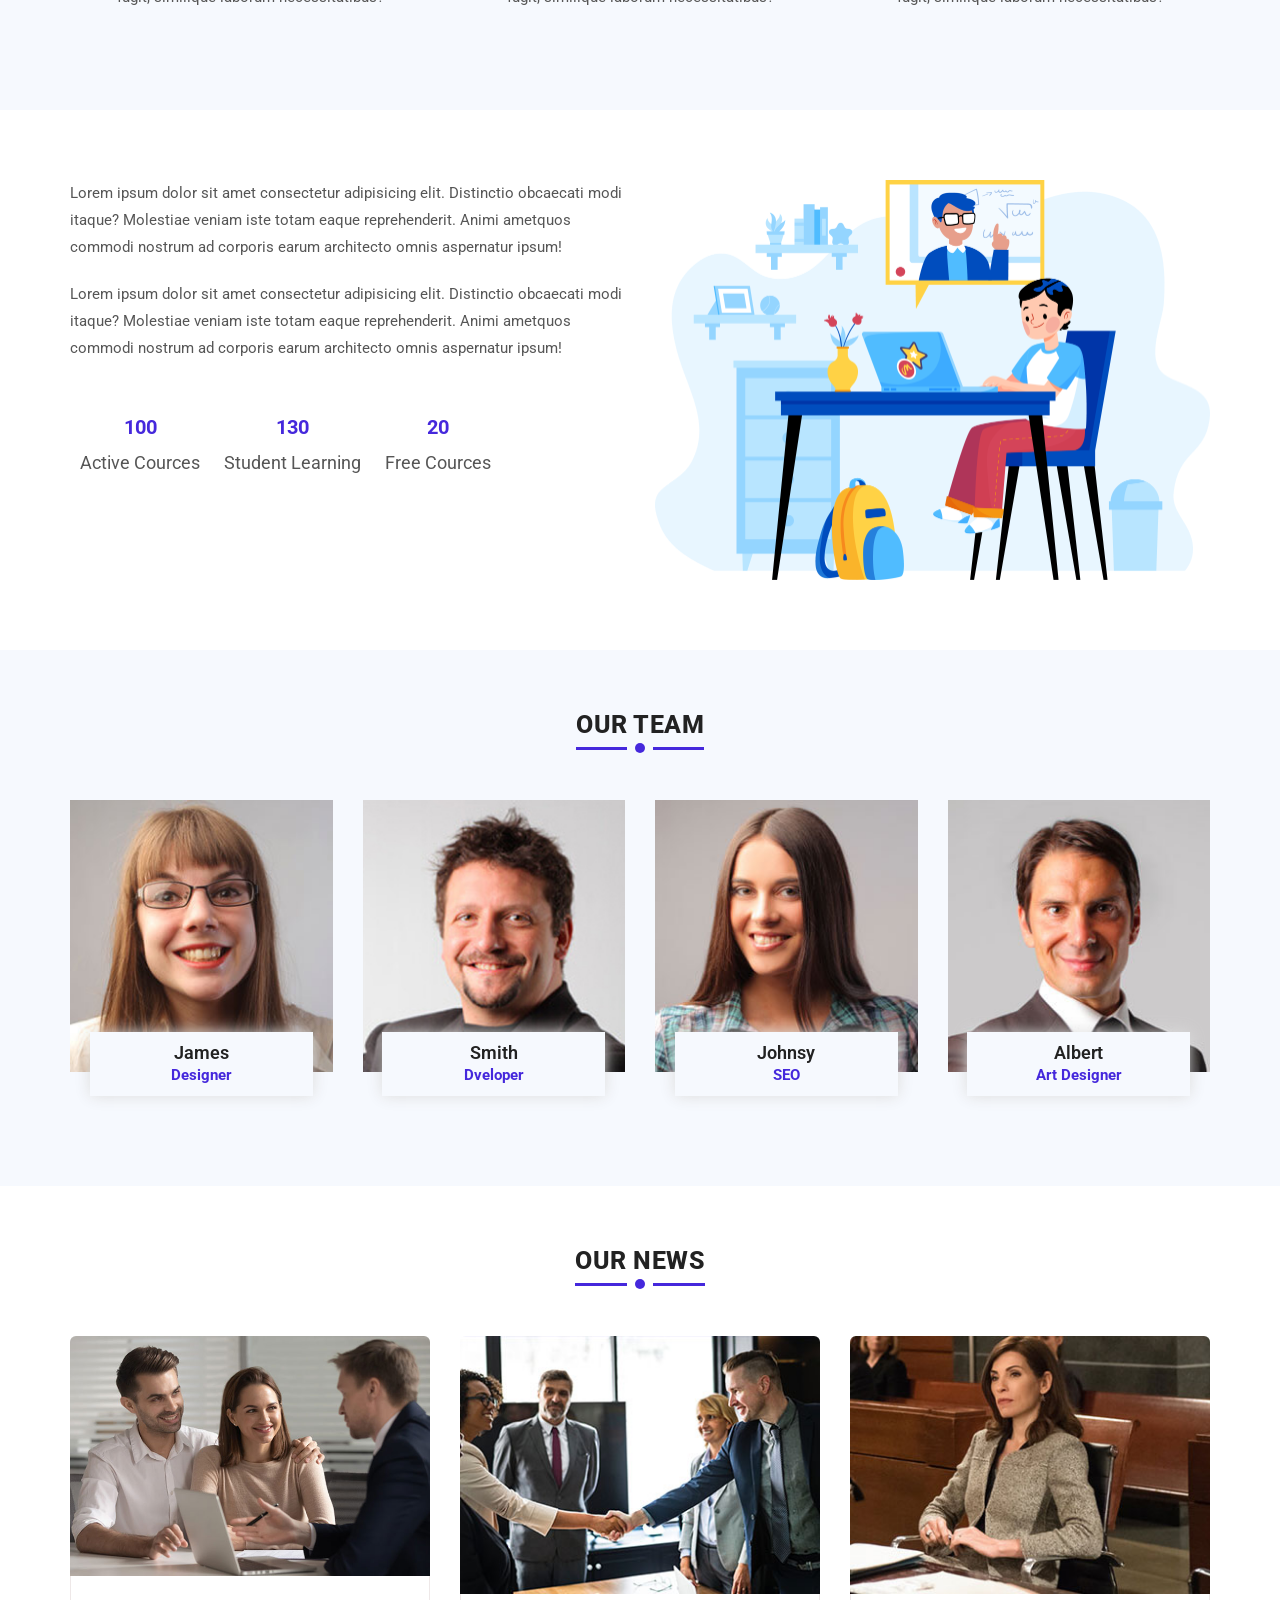
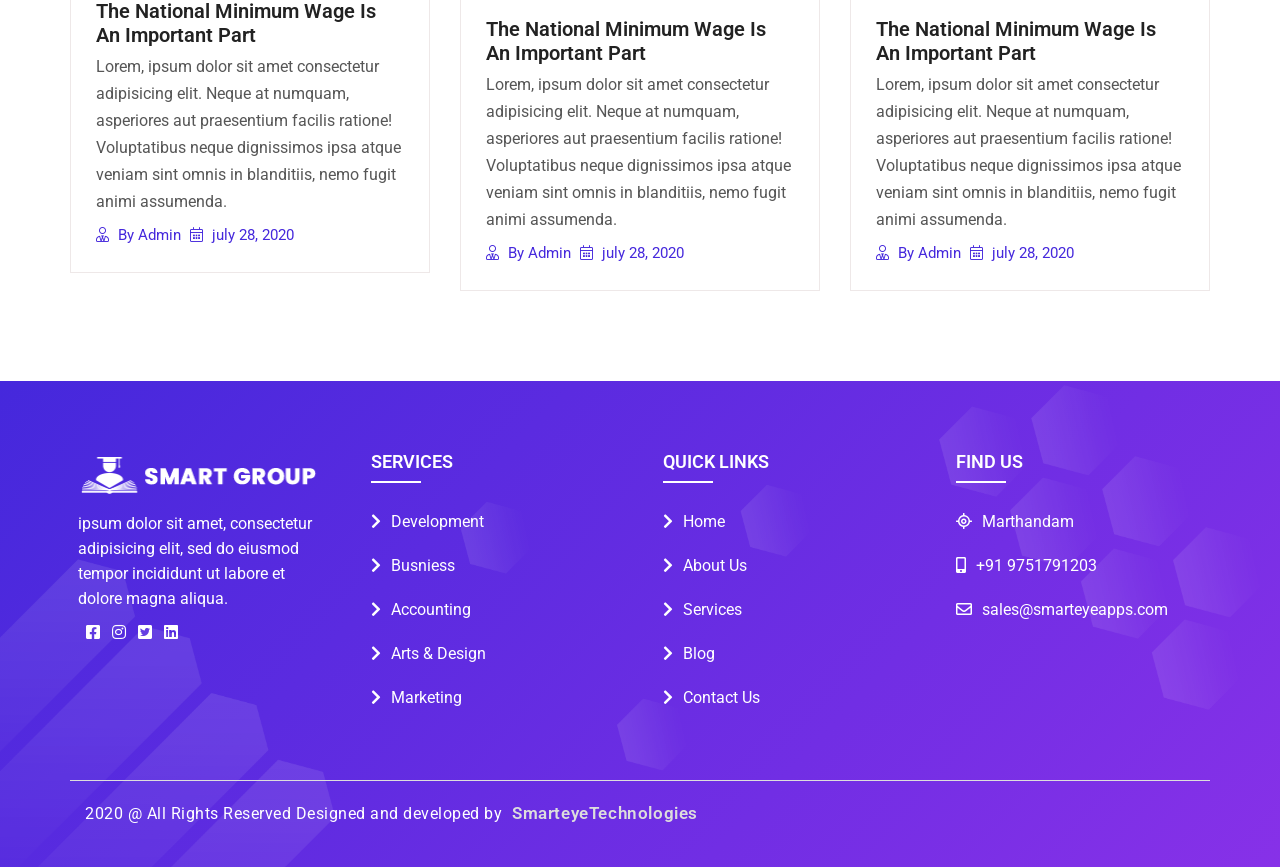
<file: Sample-boiler-plates/free-college-website-templates/index.html>
<!doctype html>
<html lang="en">

<head>
    <meta charset="utf-8">
    <meta name="viewport" content="width=device-width, initial-scale=1, shrink-to-fit=no">
    <title>School</title>
    <link rel="stylesheet" href="assets/css/bootstrap.min.css">
    <link rel="stylesheet" href="assets/css/all.min.css">
    <link rel="stylesheet" href="assets/css/style.css">
</head>

<body>

<!-- ======================header started====================== -->
    
    <header>
        <div class="my-nav">
            <div class="container">
                <div class="row">
                    <div class="nav-items">
                        <div class="menu-toggle"></div>
                        <div class="logo">
                            <img class="hide-scrol" src="assets/images/logo.png">
                            <img class="fixed-scrol" src="assets/images/logo-01.png">
                        </div>
                        <div class="menu-items">
                            <div class="menu">
                                <ul>
                                    <li><a href="index.html">Home</a></li>
                                    <li><a href="about-us.html">About Us</a></li>
                                    <li><a href="services.html">Services</a></li>
                                    <li><a href="blog.html">Blog</a></li>
                                    <li><a href="contact-us.html">Contact Us</a></li>
                                </ul>
                            </div>
                        </div>
                    </div>
                </div>
            </div>
        </div>
    </header>

    <!-- ================**Banner Section**================ -->

    <section class="banner">
        <div class="banner-wrapper-main"></div>
        <div class="container">
            <div class="row">
                <div class="slider-wrapper">
                    <div class="box-01">
                        <div class="content">
                            <h1>BROADEN YOUR KNOWLEDGE WITH TUTORS</h1>
                            <p>Lorem ipsum dolor sit amet consectetur adipisicing elit. Quidem quasi laborum deserunt necessitatibus. Earum excepturi nobis, 
                            reprehenderit deserunt minima, veniam omnis libero, debitis fugiat autem alias eos architecto? In, eos!</p>

                            <div class="btn-001">
                                <ul>
                                    <li><a href="#">GET STARTED NOW</a></li>
                                    <li><a href="#">VIEW COURSES</a></li>
                                </ul>
                            </div>
                        </div>
                    </div>
                    <div class="box-01">
                        <div class="slider-image">
                            <img src="assets/images/slider/1.png">
                        </div>
                    </div>
                </div>
            </div>
        </div>
    </section>

    <!-- ================**Category Section**================ -->

    <section class="bg-01">
        <div class="container">
            <div class="row">
                <div class="heading">
                    <h2>Popular Category</h2>
                    <span></span>
                </div>

                <div class="col-lg-4 col-md-4 col-sm-6 col-xs-12">
                    <div class="category-box">
                        <div class="my-card">
                            <ul>
                                <li>
                                    <img src="assets/images/icons/design.png">
                                    <h3>DEVELOPMENT</h3>
                                    <p>Lorem ipsum dolor sit amet consectetur adipisicing elit.
                                     Facilis molestias excepturi fugit, similique laborum necessitatibus?</p>

                                </li>
                            </ul>
                        </div>
                    </div>
                </div>

                <div class="col-lg-4 col-md-4 col-sm-6 col-xs-12">
                    <div class="category-box">
                        <div class="my-card">
                            <ul>
                                <li>
                                    <img src="assets/images/icons/coin.png">
                                    <h3>business</h3>
                                    <p>Lorem ipsum dolor sit amet consectetur adipisicing elit.
                                        Facilis molestias excepturi fugit, similique laborum necessitatibus?</p>
                
                                </li>
                            </ul>
                        </div>
                    </div>
                </div>

                <div class="col-lg-4 col-md-4 col-sm-6 col-xs-12">
                    <div class="category-box">
                        <div class="my-card">
                            <ul>
                                <li>
                                    <img src="assets/images/icons/budget.png">
                                    <h3>accounting</h3>
                                    <p>Lorem ipsum dolor sit amet consectetur adipisicing elit.
                                        Facilis molestias excepturi fugit, similique laborum necessitatibus?</p>
                
                                </li>
                            </ul>
                        </div>
                    </div>
                </div>

                <div class="col-lg-4 col-md-4 col-sm-6 col-xs-12">
                    <div class="category-box">
                        <div class="my-card">
                            <ul>
                                <li>
                                    <img src="assets/images/icons/monitor.png">
                                    <h3>software</h3>
                                    <p>Lorem ipsum dolor sit amet consectetur adipisicing elit.
                                        Facilis molestias excepturi fugit, similique laborum necessitatibus?</p>
                
                                </li>
                            </ul>
                        </div>
                    </div>
                </div>

                <div class="col-lg-4 col-md-4 col-sm-6 col-xs-12">
                    <div class="category-box">
                        <div class="my-card">
                            <ul>
                                <li>
                                    <img src="assets/images/icons/art.png">
                                    <h3>arts & design</h3>
                                    <p>Lorem ipsum dolor sit amet consectetur adipisicing elit.
                                        Facilis molestias excepturi fugit, similique laborum necessitatibus?</p>
                
                                </li>
                            </ul>
                        </div>
                    </div>
                </div>

                <div class="col-lg-4 col-md-4 col-sm-6 col-xs-12">
                    <div class="category-box">
                        <div class="my-card">
                            <ul>
                                <li>
                                    <img src="assets/images/icons/mail.png">
                                    <h3>marketing</h3>
                                    <p>Lorem ipsum dolor sit amet consectetur adipisicing elit.
                                        Facilis molestias excepturi fugit, similique laborum necessitatibus?</p>
                
                                </li>
                            </ul>
                        </div>
                    </div>
                </div>

                <div class="col-lg-4 col-md-4 col-sm-6 col-xs-12">
                    <div class="category-box">
                        <div class="my-card">
                            <ul>
                                <li>
                                    <img src="assets/images/icons/photo.png">
                                    <h3>photography</h3>
                                    <p>Lorem ipsum dolor sit amet consectetur adipisicing elit.
                                        Facilis molestias excepturi fugit, similique laborum necessitatibus?</p>
                
                                </li>
                            </ul>
                        </div>
                    </div>
                </div>

                <div class="col-lg-4 col-md-4 col-sm-6 col-xs-12">
                    <div class="category-box">
                        <div class="my-card">
                            <ul>
                                <li>
                                    <img src="assets/images/icons/gym.png">
                                    <h3>health fitness</h3>
                                    <p>Lorem ipsum dolor sit amet consectetur adipisicing elit.
                                        Facilis molestias excepturi fugit, similique laborum necessitatibus?</p>
                
                                </li>
                            </ul>
                        </div>
                    </div>
                </div>

                <div class="col-lg-4 col-md-4 col-sm-6 col-xs-12">
                    <div class="category-box">
                        <div class="my-card">
                            <ul>
                                <li>
                                    <img src="assets/images/icons/account.png">
                                    <h3>lifestyle</h3>
                                    <p>Lorem ipsum dolor sit amet consectetur adipisicing elit.
                                        Facilis molestias excepturi fugit, similique laborum necessitatibus?</p>
                
                                </li>
                            </ul>
                        </div>
                    </div>
                </div>
            </div>
        </div>
    </section>

  <!-- ================**calculation Section**================ -->

  <section class="bg-02">
      <div class="container">
          <div class="row">
              <div class="col-lg-6 col-md-6 col-12">
                  <div class="cal-box">
                      <p>Lorem ipsum dolor sit amet consectetur adipisicing elit. 
                         Distinctio obcaecati modi itaque? Molestiae veniam iste 
                         totam eaque reprehenderit. Animi ametquos commodi nostrum 
                         ad corporis earum architecto omnis aspernatur ipsum!</p>

                        <p>Lorem ipsum dolor sit amet consectetur adipisicing elit.
                            Distinctio obcaecati modi itaque? Molestiae veniam iste
                            totam eaque reprehenderit. Animi ametquos commodi nostrum
                            ad corporis earum architecto omnis aspernatur ipsum!</p>

                            <ol>
                                <li>
                                    <div class="_lk_bg_cd">
                                        <div class="counting" data-count="100">100</div>
                                        <h5>Active Cources</h5>
                                    </div>
                                </li>

                                <li>
                                    <div class="_lk_bg_cd">
                                        <div class="counting" data-count="130">130</div>
                                        <h5>Student Learning</h5>
                                    </div>
                                </li>

                                <li>
                                    <div class="_lk_bg_cd">
                                        <div class="counting" data-count="20">20</div>
                                        <h5>Free Cources</h5>
                                    </div>
                                </li>
                            </ol>
                  </div>
              </div>

              <div class="col-lg-6 col-md-6 col-12">
                <div class="cal-box">
                    <img src="assets/images/slider/2.png">
                </div>
              </div>
          </div>
      </div>
  </section>

  <!-- ================**Team Section**================ -->

    <section class="bg-03">
        <div class="container">
            <div class="row">
                <div class="heading">
                    <h2>our team</h2>
                    <span></span>
                </div>

                <div class="col-lg-3 col-md-4 col-sm-6 col-6">
                    <div class="team-main-box">
                        <img src="assets/images/team/2.jpg">
                        <div class="team-content-box">
                            <h3>James</h3>
                            <b>Designer</b>
                        </div>
                    </div>
                </div>

                <div class="col-lg-3 col-md-4 col-sm-6 col-6">
                    <div class="team-main-box">
                        <img src="assets/images/team/4.jpg">
                        <div class="team-content-box">
                            <h3>Smith</h3>
                            <b>Dveloper</b>
                        </div>
                    </div>
                </div>

                <div class="col-lg-3 col-md-4 col-sm-6 col-6">
                    <div class="team-main-box">
                        <img src="assets/images/team/3.jpg">
                        <div class="team-content-box">
                            <h3>Johnsy</h3>
                            <b>SEO</b>
                        </div>
                    </div>
                </div>

                <div class="col-lg-3 col-md-4 col-sm-6 col-6">
                    <div class="team-main-box">
                        <img src="assets/images/team/1.jpg">
                        <div class="team-content-box">
                            <h3>Albert</h3>
                            <b>Art Designer</b>
                        </div>
                    </div>
                </div>
            </div>
        </div>
    </section>

    <!-- ================**Blog Section**================ -->

    <section class="bg-04">
        <div class="container">
            <div class="row">
                <div class="heading">
                    <h2>our news</h2>
                    <span></span>
                </div>

                <div class="col-lg-4 col-md-4 col-sm-6 col-12">
                    <article class="blog-sub">
                        <div class="blog-content">
                            <img src="assets/images/blog/img-02.jpg">
                        </div>
                        <div class="blog-content-section">
                            <div class="blo-content-title">
                                <h4>The National Minimum Wage Is An Important Part</h4>
                                <p>Lorem, ipsum dolor sit amet consectetur adipisicing elit. Neque at numquam, asperiores aut praesentium
                                    facilis ratione! Voluptatibus neque dignissimos ipsa atque veniam sint omnis in blanditiis, nemo fugit
                                    animi assumenda.</p>
                            </div>
                            <div class="blog-admin">
                                <ol>
                                    <li><i class="fal fa-user-tie"></i> By Admin</li>
                                    <li><i class="fal fa-calendar-alt"></i> july 28, 2020</li>
                                </ol>
                            </div>
                        </div>
                    </article>
                </div>

                <div class="col-lg-4 col-md-4 col-sm-6 col-12">
                    <article class="blog-sub">
                        <div class="blog-content">
                            <img src="assets/images/blog/img-03.jpg">
                        </div>
                        <div class="blog-content-section">
                            <div class="blo-content-title">
                                <h4>The National Minimum Wage Is An Important Part</h4>
                                <p>Lorem, ipsum dolor sit amet consectetur adipisicing elit. Neque at numquam, asperiores aut
                                    praesentium
                                    facilis ratione! Voluptatibus neque dignissimos ipsa atque veniam sint omnis in blanditiis, nemo
                                    fugit
                                    animi assumenda.</p>
                            </div>
                            <div class="blog-admin">
                                <ol>
                                    <li><i class="fal fa-user-tie"></i> By Admin</li>
                                    <li><i class="fal fa-calendar-alt"></i> july 28, 2020</li>
                                </ol>
                            </div>
                        </div>
                    </article>
                </div>

                <div class="col-lg-4 col-md-4 col-sm-6 col-12">
                    <article class="blog-sub">
                        <div class="blog-content">
                            <img src="assets/images/blog/img-01.jpg">
                        </div>
                        <div class="blog-content-section">
                            <div class="blo-content-title">
                                <h4>The National Minimum Wage Is An Important Part</h4>
                                <p>Lorem, ipsum dolor sit amet consectetur adipisicing elit. Neque at numquam, asperiores aut
                                    praesentium
                                    facilis ratione! Voluptatibus neque dignissimos ipsa atque veniam sint omnis in blanditiis, nemo
                                    fugit
                                    animi assumenda.</p>
                            </div>
                            <div class="blog-admin">
                                <ol>
                                    <li><i class="fal fa-user-tie"></i> By Admin</li>
                                    <li><i class="fal fa-calendar-alt"></i> july 28, 2020</li>
                                </ol>
                            </div>
                        </div>
                    </article>
                </div>
            </div>
        </div>
    </section>

    <!-- ================**Footer**================ -->

    <footer>
        <div class="container">
            <div class="row">
                <div class="col-lg-3 col-md-3 col-sm-4 col-xs-6">
                    <div class="_kl_ds_we">
                        <div class="head-footer">
                            <img src="assets/images/logo-01.png">
                            <p>ipsum dolor sit amet, consectetur adipisicing elit, sed do eiusmod
                                tempor incididunt ut labore et dolore magna aliqua.</p>
                            <ol>
                                <li><i class="fab fa-facebook-square"></i></li>
                                <li><i class="fab fa-instagram"></i></li>
                                <li><i class="fab fa-twitter-square"></i></li>
                                <li><i class="fab fa-linkedin"></i></li>
                            </ol>
                        </div>
                    </div>
                </div>
    
                <div class="col-lg-3 col-md-3 col-sm-4 col-xs-6">
                    <div class="_kl_ds_we">
                        <div class="head-footer">
                            <h3>Services</h3>
                            <ul>
                                <li><i class="fas fa-chevron-right"></i>Development</li>
                                <li><i class="fas fa-chevron-right"></i>Busniess</li>
                                <li><i class="fas fa-chevron-right"></i>Accounting</li>
                                <li><i class="fas fa-chevron-right"></i>Arts & Design</li>
                                <li><i class="fas fa-chevron-right"></i>Marketing</li>
                            </ul>
                        </div>
                    </div>
                </div>
    
                <div class="col-lg-3 col-md-3 col-sm-4 col-xs-6">
                    <div class="_kl_ds_we">
                        <div class="head-footer">
                            <h3>Quick links</h3>
                            <ul>
                                <li><i class="fas fa-chevron-right"></i>Home</li>
                                <li><i class="fas fa-chevron-right"></i>About Us</li>
                                <li><i class="fas fa-chevron-right"></i>Services</li>
                                <li><i class="fas fa-chevron-right"></i>Blog</li>
                                <li><i class="fas fa-chevron-right"></i>Contact Us</li>
                            </ul>
                        </div>
                    </div>
                </div>
    
                <div class="col-lg-3 col-md-3 col-sm-4 col-xs-6">
                    <div class="_kl_ds_we">
                        <div class="head-footer">
                            <h3>find us</h3>
                            <ul class="un-hover">
                                <li><i class="far fa-location"></i>Marthandam</li>
                                <li><i class="fas fa-mobile-alt"></i>+91 9751791203</li>
                                <li><i class="far fa-envelope"></i>sales@smarteyeapps.com</li>
                            </ul>
                        </div>
                    </div>
                </div>
                <div class="col-12">
                    <div class="row _pl_we_sq">
                        <div class="col-12">
                            <div class="last-01">
                                <p>2020 @ All Rights Reserved Designed and developed by<a href="https://www.smarteyeapps.com/">SmarteyeTechnologies</a></p>
                            </div>
                        </div>
                    </div>
                </div>
            </div>
        </div>
    </footer>

</body>
<script src="assets/js/jquery-3.2.1.min.js"></script>
<script src="assets/js/popper.min.js"></script>
<script src="assets/js/bootstrap.min.js"></script>
<script src="assets/js/script.js"></script>
</html>
</file>
<file: Sample-boiler-plates/Blog-Tutorial-master/style.css>
@import url('https://fonts.googleapis.com/css2?family=Poppins:ital,wght@0,600;0,700;1,400&display=swap');
*{
    font-family: 'Poppins', sans-serif;
    margin: 0;
    padding: 0;
    scroll-behavior: smooth;
    scroll-padding-top: 2rem;
    box-sizing: border-box;
}

/* root values */
:root{
    --container-color: #1a1e21;
    --second-color: rgba(77, 228, 255);
    --text-color: #172317;
    --bg-color: #fff;
}

::selection{
    color: var(--bg-color);
    background: var(--second-color);
}

a{
    text-decoration: none;
}

li{
    list-style: none;
}

img{
    width: 100%;
}

section{
    padding: 3rem 0 2rem;
}

.container{
    max-width: 1068px;
    margin: auto;
    width: 100%;
}

a{
    color: #fff;
}

/* Header */
header{
    position: fixed;
    top: 0;
    left: 0;
    width: 100%;
    z-index: 200;
}

header.shadow{
    background: var(--bg-color);
    box-shadow: 0 1px 4px hsl(0 4% 14% / 10%);
    transition: .5s;
}

header.shadow .logo{
    color: var(--text-color);
}

.nav{
    display: flex;
    align-items: center;
    justify-content: space-between;
    padding: 18px 0;
}

.logo{
    font-size: 1.5rem;
    font-weight: 600;
    color: var(--bg-color);
}

.logo span{
    color: var(--second-color);
}

.login{
    padding: 8px 14px;
    text-transform: uppercase;
    font-weight: 500;
    border-radius: 4px;
    background: var(--second-color);
    color: var(--bg-color);
}

.login:hover{
    background: hsl(199, 98%, 56%);
    transition: .5s;
}

.home{
    width: 100%;
    min-height: 440px;
    background: url("images/banner2.png");
    display: grid;
    justify-content: center;
    align-items: center;
}

.home-text{
    color: var(--bg-color);
    text-align: center;
}

.home-title{
    font-size: 3.5rem;
}

.home-subtitle{
    font-size: 1rem;
    font-weight: 400;
}

.about{
    position: relative;
    width: 100%;
    display: flex !important;
    justify-content: center;
    align-items: center;
}

.about .contentBx{
    max-width: 50%;
    width: 50%;
    text-align: left;
    padding-right: 40px;
}

.titleText{
    font-weight: 600;
    color: #111;
    font-size: 2rem;
    margin-bottom: 10px;
}

.title-text{
    color: #111;
    font-size: 1em;
}

.about .imgBx{
    position: relative;
    min-width: 50%;
    width: 50%;
    min-height: 500px;
}

.btn2{
    position: relative;
    display: inline-block;
    margin-top: 30px;
    padding: 10px 30px;
    background: #fff;
    border: .8px solid #111;
    color: #333;
    text-decoration: none;
    transition: 0.5s;
}

.btn2:hover{
    background-color: var(--second-color);
    border: none;
    color: #fff;
}

.post-filter{
    display: flex;
    justify-content: center;
    align-items: center;
    column-gap: 1.5rem;
    margin-top: 2rem !important;
}

.filter-item{
    font-size: 0.9rem;
    font-weight: 500;
    cursor: pointer;
}

.active-filter{
    background: var(--second-color);
    color: var(--bg-color);
    padding: 4px 10px;
    border-radius: 4px;
}

.post{
    display: grid;
    grid-template-columns: repeat(auto-fit, minmax(280px, auto));
    justify-content: center;
    gap: 1.5rem;
}

.post-box{
    background: var(--bg-color);
    box-shadow: 0 4px 14px hsl(35deg 25% 15% / 10%);
    padding: 15px;
    border-radius: 0.5rem;
}

.post-img{
    width: 100%;
    height: 200px;
    object-fit: cover;
    object-position: center;
    border-radius: 0.5rem;
}

.category{
    font-size: 0.9rem;
    font-weight: 500;
    text-transform: uppercase;
    color: var(--second-color);
}

.post-title{
    font-size: 1.3rem;
    font-weight: 600;
    color: var(--text-color);
    display: -webkit-box;
    -webkit-line-clamp: 2;
    -webkit-box-orient: vertical;
    overflow: hidden;
}

.post-date{
    display: flex;
    font-size: 0.875rem;
    text-transform: uppercase;
    margin-top: 4px;
    font-weight: 400;
}

.post-description{
    font-size: 0.9rem;
    line-height: 1.5rem;
    margin: 5px 0 10px;
    display: -webkit-box;
    -webkit-line-clamp: 2;
    -webkit-box-orient: vertical;
    overflow: hidden;
}

.profile{
    display: flex;
    align-items: center;
    gap: 10px;
}

.profile-img{
    width: 35px;
    height: 35px;
    border-radius: 50%;
    object-fit: cover;
    object-position: center;
    border: 2px solid var(--second-color);
}

.profile-name{
    font-size: .8rem;
    font-weight: 500;
}

footer{
    position: relative;
    width: 100%;
    height: auto;
    padding: 50px 100px;
    margin-top: 3rem;
    background: #111;
    display: flex;
    font-family: sans-serif;
    justify-content: space-between;
}

.footer-container{
    display: flex;
    justify-content: space-between;
    flex-wrap: wrap;
    flex-direction: row;
}

.footer-container .sec{
    margin-right: 30px;
}

.footer-container .sec.aboutus{
    width: 40%;
}

.footer-container h2{
    position: relative;
    color: #fff;
    margin-bottom: 15px;
}

.footer-container h2::before{
    content: '';
    position: absolute;
    bottom: -5px;
    left: 0;
    width: 50px;
    height: 2px;
    background: rgb(77, 228, 255);
}

footer p{
    color: #fff;
}

.sci{
    margin: 20px;
    display: flex;
}

.sci li{
    list-style: none;
}

.sci li a{
    display: inline-block;
    width: 40px;
    height: 40px;
    background: #222;
    display: flex;
    justify-content: center;
    align-items: center;
    margin-right: 10px;
    text-decoration: none;
    border-radius: 4px;
    transition: .5s;
}

.sci li a:hover{
    background: rgb(77, 228, 255);
}

.sci i a .bx{
    color: #fff;
    font-size: 20px;
}

.quicklinks{
    position: relative;
    width: 25%;
}

.quicklinks ul li{
    list-style: none;
}

.quicklinks ul li a{
    color: #999;
    text-decoration: none;
    margin-bottom: 10px;
    display: inline-block;
    transition: .3s;
}

.quicklinks ul li a:hover{
    color: #fff;
}

.footer-container .contactBx{
    width: calc(35% - 60px);
    margin-right: 0 !important;
}

.contactBx .info{
    position: relative;
}

.contactBx .info li{
    display: flex !important;
    margin-bottom: 16px;
}

.contactBx .info li span:nth-child(1){
    color: #fff;
    font-size: 20px;
    margin-right: 10px;
}

.contactBx .info li span{
    color: #999;
}

.contactBx .info li a{
    color: #999;
    text-decoration: none;
    transition: .5s;
}

.contactBx .info li a:hover{
    color: #fff;
}

@media (max-width: 1060px){
    .container{
        margin: 0 auto;
        width: 95%;
    }

    .home-text{
        width: 100%
    }
}

@media (max-width: 768px){
    .nav{
        padding: 10px 0;
    }

    section{
        padding: 2rem 0 !important;
    }

    .header-content{
        margin-top: 3rem !important;
    }

    .home{
        min-height: 380px;
    }

    .home-title{
        font-size: 3rem;
    }

    .header-title{
        font-size: 2rem;
    }

    .header-img{
        height: 370px;
    }

    .about{
        flex-direction: column;
    }

    .about .contentBx{
        min-width: 100%;
        width: 100%;
        text-align: center;
        padding-right: 0px;
    }

    .about .contentBx,
    .about .imgBx{
        min-width: 100%;
        width: 100%;
        padding-right: 0px;
        text-align: center;
    }

    .about .imgBx{
        min-height: 250px;
    }

    .btn2{
        margin-bottom: 30px;
    }

    .post-header{
        height: 435px;
    }

    .post-header{
        margin-top: 9rem !important;
    }
}

@media (max-width: 570px){
    .post-header{
        height: 390px;
    }

    .header-title{
        width: 100%;
    }

    .header-img{
        height: 340px;
    }
}

@media (max-width: 396px){
    .home-title{
        font-size: 2rem;
    }

    .home-subtitle{
        font-size: 0.9rem;
    }

    .home{
        min-height: 300px;
    }

    .post-box{
        padding: 10px;
    }

    .header-title{
        font-size: 1.4rem;
    }

    .header-img{
        height: 240px;
    }

    .post-header{
        height: 335px;
    }

    .header-img{
        height: 340px;
    }
}

/* Footer Media Query */
@media (max-width: 991px){
    footer{
        padding: 40px;
        font-size: 20px;
    }

    footer .footer-container{
        flex-direction: column;
    }

    footer .footer-container .sec{
        margin-right: 0;
        margin-bottom: 40px;
    }

    footer .footer-container .sec.aboutus{
        width: 100% !important;
    }

    footer .footer-container .quicklinks{
        width: 100%;
    }

    footer .footer-container .contactBx{
        width: 100%;
    }
}
</file>
<file: Sample-boiler-plates/cards/style.css>
@import url("https://fonts.googleapis.com/css?family=Poppins&display=swap");

* {
  margin: 0;
  padding: 0;
}

html {
  box-sizing: border-box;
  font-size: 62.5%;
}

body {
  background-color: #eee;
  font-family: "Poppins", sans-serif;
  display: flex;
  justify-content: center;
  align-items: center;
  min-height: 100vh;
}

.grid {
  display: grid;
  width: 114em;
  grid-gap: 6rem;
  grid-template-columns: repeat(auto-fit, minmax(30rem, 1fr));
  align-items: start;
}

.grid-item {
  background-color: #fff;
  border-radius: 0.4rem;
  overflow: hidden;
  box-shadow: 0 3rem 6rem rgba(0, 0, 0, 0.1);
  cursor: pointer;
  transition: 0.2s;
}

.grid-item:hover {
  transform: translateY(-0.5%);
  box-shadow: 0 4rem 8rem rgba(0, 0, 0, 0.5);
}

.card-img {
  display: block;
  width: 100%;
  height: 20rem;
  object-fit: cover;
}

.card-content {
  padding: 3rem;
}

.card-header {
  font-size: 3rem;
  font-weight: 500;
  color: #0d0d0d;
  margin-bottom: 1.5rem;
}

.card-text {
  font-size: 1.6rem;
  letter-spacing: 0.1rem;
  line-height: 1.7;
  color: #3d3d3d;
  margin-bottom: 2.5rem;
}

.card-btn {
  display: block;
  width: 100%;
  padding: 1.5rem;
  font-size: 2rem;
  text-align: center;
  color: #3363ff;
  background-color: #d8e0fd;
  border: none;
  border-radius: 0.4rem;
  transition: 0.2s;
  cursor: pointer;
  letter-spacing: 0.1rem;
}

.card-btn span {
  margin-left: 1rem;
  transition: 0.2s;
}

.card-btn:hover,
.card-btn:active {
  background-color: #c2cffc;
}

.card-btn:hover span,
.card-btn:active span {
  margin-left: 1.5rem;
}

@media only screen and (max-width: 60em) {
  body {
    padding: 3rem;
  }

  .grid {
    grid-gap: 3rem;
  }
}
</file>
<file: Sample-boiler-plates/contact-us-form/style.css>
@import url('https://fonts.googleapis.com/css?family=Poppins:400,500,600,700&display=swap');
*{
  margin: 0;
  padding: 0;
  outline: none;
  box-sizing: border-box;
  font-family: 'Poppins', sans-serif;
}
body{
  display: flex;
  align-items: center;
  justify-content: center;
  min-height: 100vh;
  padding: 10px;
  font-family: 'Poppins', sans-serif;
  background-color:#1C3F5A;
}
.container{
  max-width: 800px;
  background: #fff;
  width: 800px;
  padding: 25px 40px 10px 40px;
  box-shadow: 0px 0px 10px rgba(0,0,0,0.1);
}
.container .text{
  text-align: center;
  font-size: 41px;
  font-weight: 600;
  font-family: 'Poppins', sans-serif;
  background: -webkit-linear-gradient(right, #56d8e4, #9f01ea, #56d8e4, #9f01ea);
  -webkit-background-clip: text;
  -webkit-text-fill-color: transparent;
}
.container form{
  padding: 30px 0 0 0;
}
.container form .form-row{
  display: flex;
  margin: 32px 0;
}
form .form-row .input-data{
  width: 100%;
  height: 40px;
  margin: 0 20px;
  position: relative;
}
form .form-row .textarea{
  height: 70px;
}
.input-data input,
.textarea textarea{
  display: block;
  width: 100%;
  height: 100%;
  border: none;
  font-size: 17px;
  border-bottom: 2px solid rgba(0,0,0, 0.12);
}
.input-data input:focus ~ label, .textarea textarea:focus ~ label,
.input-data input:valid ~ label, .textarea textarea:valid ~ label{
  transform: translateY(-20px);
  font-size: 14px;
  color: #3498db;
}
.textarea textarea{
  resize: none;
  padding-top: 10px;
}
.input-data label{
  position: absolute;
  pointer-events: none;
  bottom: 10px;
  font-size: 16px;
  transition: all 0.3s ease;
}
.textarea label{
  width: 100%;
  bottom: 40px;
  background: #fff;
}
.input-data .underline{
  position: absolute;
  bottom: 0;
  height: 2px;
  width: 100%;
}
.input-data .underline:before{
  position: absolute;
  content: "";
  height: 2px;
  width: 100%;
  background: #3498db;
  transform: scaleX(0);
  transform-origin: center;
  transition: transform 0.3s ease;
}
.input-data input:focus ~ .underline:before,
.input-data input:valid ~ .underline:before,
.textarea textarea:focus ~ .underline:before,
.textarea textarea:valid ~ .underline:before{
  transform: scale(1);
}
.submit-btn .input-data{
  overflow: hidden;
  height: 45px!important;
  width: 25%!important;
}
.submit-btn .input-data .inner{
  height: 100%;
  width: 300%;
  position: absolute;
  left: -100%;
  background: -webkit-linear-gradient(right, #56d8e4, #9f01ea, #56d8e4, #9f01ea);
  transition: all 0.4s;
}
.submit-btn .input-data:hover .inner{
  left: 0;
}
.submit-btn .input-data input{
  background: none;
  border: none;
  color: #fff;
  font-size: 17px;
  font-weight: 500;
  text-transform: uppercase;
  letter-spacing: 1px;
  cursor: pointer;
  position: relative;
  z-index: 2;
}
@media (max-width: 700px) {
  .container .text{
    font-size: 30px;
  }
  .container form{
    padding: 10px 0 0 0;
  }
  .container form .form-row{
    display: block;
  }
  form .form-row .input-data{
    margin: 35px 0!important;
  }
  .submit-btn .input-data{
    width: 40%!important;
  }
}
</file>
<file: Sample-boiler-plates/Error Page/style.css>
@import url("https://fonts.googleapis.com/css2?family=Poppins:wght@700&display=swap" rel="stylesheet");

@import url("https://fonts.googleapis.com/css?family=Montserrat:400,500,600,700");

*{
  margin:0;
  padding:0;
  box-sizing:border-box;
}

body{
  overflow:hidden;
  background-color: #f4f6ff;
}

.container{
  width:100vw;
  height:100vh;
  display: flex;
  justify-content: center;
  align-items: center;
  font-family: "Poppins", sans-serif;
  position: relative;
  left:6vmin;
  text-align: center;
}

.cog-wheel1, .cog-wheel2{
  transform:scale(0.7);
}

.cog1, .cog2{
  width:40vmin;
  height:40vmin;
  border-radius:50%;
  border:6vmin solid #f3c623;
  position: relative;
}


.cog2{
  border:6vmin solid #4f8a8b;
}

.top, .down, .left, .right, .left-top, .left-down, .right-top, .right-down{
  width:10vmin;
  height:10vmin;
  background-color: #f3c623;
  position: absolute;
}

.cog2 .top,.cog2  .down,.cog2  .left,.cog2  .right,.cog2  .left-top,.cog2  .left-down,.cog2  .right-top,.cog2  .right-down{
  background-color: #4f8a8b;
}

.top{
  top:-14vmin;
  left:9vmin;
}

.down{
  bottom:-14vmin;
  left:9vmin;
}

.left{
  left:-14vmin;
  top:9vmin;
}

.right{
  right:-14vmin;
  top:9vmin;
}

.left-top{
  transform:rotateZ(-45deg);
  left:-8vmin;
  top:-8vmin;
}

.left-down{
  transform:rotateZ(45deg);
  left:-8vmin;
  top:25vmin;
}

.right-top{
  transform:rotateZ(45deg);
  right:-8vmin;
  top:-8vmin;
}

.right-down{
  transform:rotateZ(-45deg);
  right:-8vmin;
  top:25vmin;
}

.cog2{
  position: relative;
  left:-10.2vmin;
  bottom:10vmin;
}

h1{
  color:#142833;
}

.first-four{
  position: relative;
  left:6vmin;
  font-size:40vmin;
}

.second-four{
  position: relative;
  right:18vmin;
  z-index: -1;
  font-size:40vmin;
}

.wrong-para{
  font-family: "Montserrat", sans-serif;
  position: absolute;
  bottom:15vmin;
  padding:3vmin 12vmin 3vmin 3vmin;
  font-weight:600;
  color:#092532;
}
</file>
<file: Sample-boiler-plates/free-college-website-templates/assets/css/style.css>
@import url(https://fonts.googleapis.com/css2?family=Roboto:ital,wght@0,100;0,300;0,400;0,500;0,700;0,900;1,300&display=swap);
/* ================================ Basic CSS =============================== */
body {
  margin: 0px;
  padding: 0px;
  font-family: 'Roboto', sans-serif; }

* {
  margin: 0px;
  padding: 0px;
  box-sizing: border-box; }

img {
  max-width: 100%; }

h1, h2, h3, h4, h5, h6 {
  margin: 0px; }

ul, ol {
  margin: 0px;
  padding: 0px; }

li {
  list-style: none; }

a {
  text-decoration: none; }

p {
  margin: 0px; }

a:hover {
  text-decoration: none; }

.container {
  max-width: 1170px; }
  @media screen and (max-width: 575px) {
    .container {
      padding: 0px 15px;
      max-width: 100%;
      width: 100%; } }

/* ================================ Header CSS =============================== */
.my-nav {
  position: fixed;
  width: 100%;
  padding: 10px 0px;
  top: 0;
  left: 0;
  right: 0;
  z-index: 999; }
  .my-nav .nav-items {
    display: flex;
    flex-wrap: wrap;
    flex: 1 1 100%;
    max-width: 100%;
    width: 100%; }
    @media (max-width: 768px) {
      .my-nav .nav-items {
        align-items: center; } }
    .my-nav .nav-items .logo {
      width: 30%;
      max-width: 30%;
      flex: 1 1 30%;
      padding: 10px 15px; }
      @media screen and (max-width: 767.98px) {
        .my-nav .nav-items .logo {
          width: 100%;
          max-width: 100%;
          flex: 1 1 100%; } }
      .my-nav .nav-items .logo .fixed-scrol {
        display: none; }
      .my-nav .nav-items .logo .hide-scrol {
        display: block; }
    .my-nav .nav-items .menu-items {
      width: 70%;
      max-width: 70%;
      flex: 1 1 70%;
      position: relative; }
      @media screen and (max-width: 767.98px) {
        .my-nav .nav-items .menu-items {
          width: 100%;
          max-width: 100%;
          flex: 1 1 100%; } }
      .my-nav .nav-items .menu-items .menu {
        display: block;
        float: right;
        padding: 10px 15px; }
        @media screen and (max-width: 767.98px) {
          .my-nav .nav-items .menu-items .menu {
            float: left;
            display: none;
            background: #4528DC;
            width: 100%;
            position: relative; } }
        .my-nav .nav-items .menu-items .menu ul li {
          display: inline-block;
          padding: 10px;
          font-size: 16px;
          font-weight: 500; }
          @media screen and (max-width: 767.98px) {
            .my-nav .nav-items .menu-items .menu ul li {
              display: block;
              padding: 10px 0px; } }
          @media (max-width: 992px) and (min-width: 768px) {
            .my-nav .nav-items .menu-items .menu ul li {
              padding: 10px 2px; } }
          .my-nav .nav-items .menu-items .menu ul li a {
            color: #fff;
            padding: 10px;
            text-transform: uppercase;
            transition: 0.5s; }
            .my-nav .nav-items .menu-items .menu ul li a:hover {
              color: #8731E8; }
            @media screen and (max-width: 767.98px) {
              .my-nav .nav-items .menu-items .menu ul li a {
                padding: 10px 0px; } }

.og-hf {
  background: #4528DC;
  position: fixed;
  height: 70px;
  z-index: 999;
  width: 100%;
  -webkit-transition: all 1s ease-out;
  -moz-transition: all 1s ease-out;
  -ms-transition: all 1s ease-out;
  -o-transition: all 1s ease-out;
  transition: all 1s ease-out; }
  .og-hf .my-nav {
    padding: 0px; }
    .og-hf .my-nav .nav-items .logo .fixed-scrol {
      display: block; }
    .og-hf .my-nav .nav-items .logo .hide-scrol {
      display: none; }
    .og-hf .my-nav .nav-items .menu-toggle::before {
      color: #fff; }

.menu-toggle {
  display: none;
  height: 40px;
  width: 40px;
  opacity: 0;
  visibility: hidden;
  z-index: 99;
  position: absolute;
  right: 0;
  top: 15px; }

.menu-toggle::before {
  position: absolute;
  content: "\f0c9";
  font-size: 26px;
  color: #4528DC;
  font-family: "Font Awesome 5 Pro"; }

.menu-toggle.active::before {
  content: "\f00d"; }

@media (max-width: 767.98px) {
  .menu-toggle {
    visibility: visible;
    opacity: 1;
    display: block; }

  .menu.active {
    display: block !important;
    position: relative;
    top: 0; } }
/* ================================ Slider CSS =============================== */
.banner {
  padding: 6.25rem 0rem;
  position: relative;
  z-index: 9;
  overflow: hidden; }
  .banner::before {
    position: absolute;
    content: "";
    width: 100%;
    height: 100%;
    background-repeat: no-repeat;
    background-image: url(../images/background/shap-01.png);
    top: 0; }
  .banner .slider-wrapper {
    position: relative;
    display: flex;
    flex-wrap: wrap;
    flex: 1 1 100%;
    max-width: 100%;
    width: 100%;
    z-index: 9; }
    .banner .slider-wrapper .box-01 {
      flex: 1 1 50%;
      max-width: 50%;
      width: 50%; }
      @media screen and (max-width: 768px) {
        .banner .slider-wrapper .box-01 {
          flex: 1 1 100%;
          max-width: 100%;
          width: 100%; } }
      .banner .slider-wrapper .box-01 .slider-image {
        padding: 10px 15px; }
      .banner .slider-wrapper .box-01 .content {
        padding: 10px 15px;
        display: block;
        margin: 1.875rem 0rem;
        width: 100%;
        text-align: left; }
        .banner .slider-wrapper .box-01 .content h1 {
          font-size: 40px;
          text-transform: uppercase;
          letter-spacing: 1px;
          font-weight: 800;
          color: #222222;
          line-height: 60px;
          margin: 0 0 2.5rem 0; }
        .banner .slider-wrapper .box-01 .content p {
          font-size: 16px;
          letter-spacing: 0.6px;
          line-height: 28px;
          color: #565656;
          margin: 0 0 1.875rem 0; }
        .banner .slider-wrapper .box-01 .content .btn-001 {
          display: inline-block;
          margin: 1.875rem 0rem;
          position: relative; }
          .banner .slider-wrapper .box-01 .content .btn-001 ul li {
            display: inline-block;
            font-size: 0.9375rem;
            position: relative;
            letter-spacing: 0.4px; }
            .banner .slider-wrapper .box-01 .content .btn-001 ul li:nth-child(2) a {
              background: transparent;
              border: solid 0.0625rem #4528DC;
              color: #4528DC;
              margin-left: 0.625rem; }
            .banner .slider-wrapper .box-01 .content .btn-001 ul li a {
              color: #fff;
              padding: 0.625rem 1.0625rem;
              cursor: pointer;
              border-radius: 1.25rem;
              background: #4528DC; }
  .banner .banner-wrapper-main {
    position: absolute;
    height: 100%;
    width: 50%;
    right: 0;
    top: 0;
    background: #4528DC;
    clip-path: polygon(45% 100%, 100% 100%, 100% -1px, 0px 0px);
    z-index: 7; }
    @media screen and (max-width: 767.98px) {
      .banner .banner-wrapper-main {
        display: none; } }
    @media (min-width: 768px) and (max-width: 991.98px) {
      .banner .banner-wrapper-main {
        width: 65%; } }
    @media (min-width: 992px) and (max-width: 1199.98px) {
      .banner .banner-wrapper-main {
        width: 57%; } }
    .banner .banner-wrapper-main::before {
      position: absolute;
      content: "";
      background: url(../images/background/banner-o1.png);
      height: 100%;
      width: 100%;
      z-index: 8; }

/* ================================ Section CSS =============================== */
.bg-01 {
  padding: 3.125rem 0rem;
  position: relative;
  background: #f6f9fe;
  overflow: hidden; }
  .bg-01 .category-box {
    display: inline-block;
    margin: 20px 0px;
    position: relative;
    padding: 20px 25px;
    text-align: center; }
    .bg-01 .category-box .my-card {
      position: relative; }
      .bg-01 .category-box .my-card ul li {
        display: block; }
        .bg-01 .category-box .my-card ul li h3 {
          font-size: 20px;
          font-weight: 700;
          color: #222222;
          padding: 10px 0px;
          text-transform: uppercase; }
        .bg-01 .category-box .my-card ul li p {
          font-size: 15px;
          padding: 0px 0px 10px 0px;
          color: #565656;
          line-height: 26px; }

.heading {
  display: flex;
  align-items: center;
  justify-content: center;
  padding: 10px 15px;
  flex-wrap: wrap;
  width: 100%;
  max-width: 100%;
  flex: 1 1 100%;
  position: relative; }
  .heading h2 {
    font-size: 25px;
    text-transform: uppercase;
    letter-spacing: 0.5px;
    color: #222222;
    display: block;
    padding: 0 0 0.625rem 0;
    position: relative;
    font-weight: 800; }
    .heading h2::before {
      position: absolute;
      content: "";
      width: 40%;
      height: 0.1875rem;
      background: #4528DC;
      bottom: 0;
      left: 0; }
    .heading h2::after {
      position: absolute;
      content: "";
      width: 40%;
      height: 0.1875rem;
      background: #4528DC;
      bottom: 0;
      right: 0; }
  .heading span {
    position: absolute;
    width: 0.625rem;
    height: 0.625rem;
    background: #4528DC;
    border-radius: 3.125rem;
    top: 2.6875rem; }

.bg-02 {
  padding: 50px 0px;
  position: relative;
  overflow: hidden; }
  .bg-02 .cal-box {
    margin: 20px 0px; }
    .bg-02 .cal-box p {
      font-size: 15px;
      color: #565656;
      line-height: 27px;
      margin: 0 0 20px 0px; }
    .bg-02 .cal-box ol li {
      display: inline-block;
      padding: 20px 10px;
      position: relative;
      text-align: center; }
      .bg-02 .cal-box ol li .counting {
        color: #4528DC;
        font-size: 20px;
        font-weight: 700;
        padding: 10px 0px; }
      .bg-02 .cal-box ol li h5 {
        font-size: 18px;
        font-weight: normal;
        color: #565656; }

.bg-03 {
  padding: 50px 0px;
  position: relative;
  background: #f6f9fe;
  overflow: hidden; }
  .bg-03 .team-main-box {
    position: relative;
    margin: 20px 0px;
    transition: 0.2s;
    padding: 20px 0px; }
    .bg-03 .team-main-box .team-content-box {
      position: relative;
      width: 85%;
      background: #f6f9fe;
      margin: -40px auto 0px auto;
      display: block;
      padding: 10px;
      text-align: center;
      box-shadow: 0px 0px 15px 0px #ddd; }
      .bg-03 .team-main-box .team-content-box b {
        display: block;
        position: relative;
        font-size: 15px;
        color: #4528DC; }
      .bg-03 .team-main-box .team-content-box h3 {
        font-size: 18px;
        color: #222222;
        font-weight: 600;
        position: relative; }
    .bg-03 .team-main-box img {
      width: 100%; }

.bg-04 {
  padding: 50px 0px;
  position: relative;
  overflow: hidden; }
  .bg-04 .blog-sub {
    position: relative;
    margin: 20px 0px;
    padding: 20px 0px; }
    .bg-04 .blog-sub .blog-content {
      border-top-right-radius: 6px;
      border-top-left-radius: 6px;
      position: relative;
      display: block;
      overflow: hidden; }
      .bg-04 .blog-sub .blog-content img {
        width: 100%; }
    .bg-04 .blog-sub .blog-content-section {
      padding: 20px 25px;
      background: #fff;
      border: solid 1px #eee8e8;
      border-top: 0;
      display: block;
      width: 100%; }
      .bg-04 .blog-sub .blog-content-section .blo-content-title h4 {
        font-size: 20px;
        font-weight: 600;
        color: #222222;
        padding: 3px 0px; }
      .bg-04 .blog-sub .blog-content-section .blo-content-title p {
        padding: 3px 0px;
        line-height: 27px;
        color: #565656; }
      .bg-04 .blog-sub .blog-content-section .blog-admin {
        margin: 5px 0px; }
        .bg-04 .blog-sub .blog-content-section .blog-admin ol li {
          display: inline-block;
          color: #4528DC;
          font-size: 15px;
          margin: 0 5px 0 0; }
          .bg-04 .blog-sub .blog-content-section .blog-admin ol li i {
            padding: 0 5px 0 0; }

.abt-01 {
  padding: 150px 0px 80px 0px;
  background: url(../images/slider/3.jpg);
  background-repeat: no-repeat;
  background-size: cover;
  background-position: center;
  position: relative;
  z-index: 9;
  overflow: hidden; }
  .abt-01::before {
    position: absolute;
    content: "";
    width: 100%;
    height: 100%;
    background: #4528DC;
    opacity: 0.6;
    left: 0;
    top: 0;
    z-index: -1; }
  .abt-01 .seting {
    padding: 20px 0px;
    text-align: center; }
    .abt-01 .seting h3 {
      font-size: 20px;
      color: #fff;
      text-transform: uppercase;
      font-weight: 700;
      letter-spacing: 0.3px;
      margin: 10px 0px; }
    .abt-01 .seting ol li {
      display: inline-block;
      padding: 20px 0px;
      font-size: 16px;
      color: #dddddd; }
      .abt-01 .seting ol li i {
        color: #dddddd;
        margin: 0 10px; }

.bg-001 {
  padding: 50px 0px;
  position: relative;
  background: #f6f9fe;
  overflow: hidden; }
  .bg-001 .contact-box {
    position: relative;
    display: block;
    margin: 20px 0px;
    padding: 20px 0px; }
    .bg-001 .contact-box .my-form {
      position: relative;
      display: block; }
      .bg-001 .contact-box .my-form .form-group {
        padding: 20px 0px;
        margin: 0px; }
        .bg-001 .contact-box .my-form .form-group textarea {
          height: 150px !important; }
        .bg-001 .contact-box .my-form .form-group .link a {
          background: #4528DC;
          display: inline-block;
          padding: 8px 26px;
          color: #fff;
          font-size: 15px;
          border-radius: 5px;
          text-transform: uppercase; }
        .bg-001 .contact-box .my-form .form-group .form-control {
          height: 50px;
          font-size: 14px;
          padding: 0 15px;
          border: none;
          -webkit-box-shadow: none;
          box-shadow: none;
          border-radius: 0;
          -webkit-box-shadow: 0 5px 10px rgba(0, 0, 0, 0.1);
          box-shadow: 0 5px 10px rgba(0, 0, 0, 0.1);
          -webkit-transition: 0.5s;
          transition: 0.5s; }
    .bg-001 .contact-box ul li {
      display: block;
      text-transform: capitalize;
      font-size: 15px;
      color: #565656;
      line-height: 27px;
      margin: 20px 0px;
      position: relative;
      padding: 0 0 0 55px; }
      .bg-001 .contact-box ul li:nth-child(3) {
        padding-top: 12px; }
        .bg-001 .contact-box ul li:nth-child(3)::before {
          content: "\f1fa"; }
      .bg-001 .contact-box ul li:nth-child(2) {
        padding-top: 12px; }
        .bg-001 .contact-box ul li:nth-child(2)::before {
          content: "\f2a0"; }
      .bg-001 .contact-box ul li::before {
        position: absolute;
        content: "\f015";
        left: 0;
        top: 5px;
        height: 40px;
        width: 40px;
        background: #4528DC;
        display: flex;
        align-items: center;
        justify-content: center;
        font-size: 20px;
        color: #fff;
        border-radius: 5px;
        font-family: "Font Awesome 5 Pro"; }

/* ================================ Footer CSS =============================== */
footer {
  padding: 40px 0px;
  background: linear-gradient(-47deg, #8731E8 0%, #4528DC 100%);
  position: relative;
  overflow: hidden; }
  footer::before {
    position: absolute;
    content: "";
    background: url(../images/background/banner-o1.png);
    background-repeat: no-repeat;
    background-position: center;
    background-size: cover;
    width: 100%;
    height: 100%;
    left: 0;
    top: 0; }
  footer ._pl_we_sq {
    margin: 30px 0 0 0;
    border-top: 1px solid #dddddd;
    padding: 20px 0 0;
    color: #fff; }
    footer ._pl_we_sq .last-01 {
      position: relative;
      direction: inline-block; }
      footer ._pl_we_sq .last-01 p {
        letter-spacing: 0.5px;
        font-size: 16px;
        margin: 0px; }
        footer ._pl_we_sq .last-01 p a {
          margin: 0 10px;
          font-size: 17px;
          letter-spacing: 0.6px;
          font-weight: 600;
          color: #ddd; }
  footer ._kl_ds_we {
    margin: 20px 0px;
    padding: 10px 8px;
    position: relative;
    color: #fff; }
    footer ._kl_ds_we .head-footer {
      display: block;
      position: relative; }
      footer ._kl_ds_we .head-footer .un-hover li {
        cursor: default; }
      footer ._kl_ds_we .head-footer .un-hover li:hover {
        color: #fff;
        letter-spacing: 0px; }
        footer ._kl_ds_we .head-footer .un-hover li:hover i {
          color: #fff; }
      footer ._kl_ds_we .head-footer ul li {
        display: block;
        padding: 10px 0px;
        color: #fff;
        cursor: pointer;
        transition: 0.7s; }
        footer ._kl_ds_we .head-footer ul li:hover {
          color: #ddd;
          letter-spacing: 1px; }
          footer ._kl_ds_we .head-footer ul li:hover i {
            color: #ddd; }
        footer ._kl_ds_we .head-footer ul li i {
          padding-right: 10px;
          color: #fff; }
      footer ._kl_ds_we .head-footer p {
        font-size: 16px;
        line-height: 25px;
        color: #fff;
        margin: 10px 0px; }
      footer ._kl_ds_we .head-footer ol li {
        display: inline-block;
        padding: 0 0 0 8px; }
      footer ._kl_ds_we .head-footer h3 {
        padding: 0 0 10px 0;
        position: relative;
        font-size: 18px;
        font-weight: 600;
        text-transform: uppercase;
        margin: 0 0 17px 0; }
        footer ._kl_ds_we .head-footer h3::before {
          position: absolute;
          content: "";
          width: 50px;
          background: #fff;
          height: 2px;
          bottom: 0;
          left: 0; }

/*# sourceMappingURL=style.css.map */
</file>
